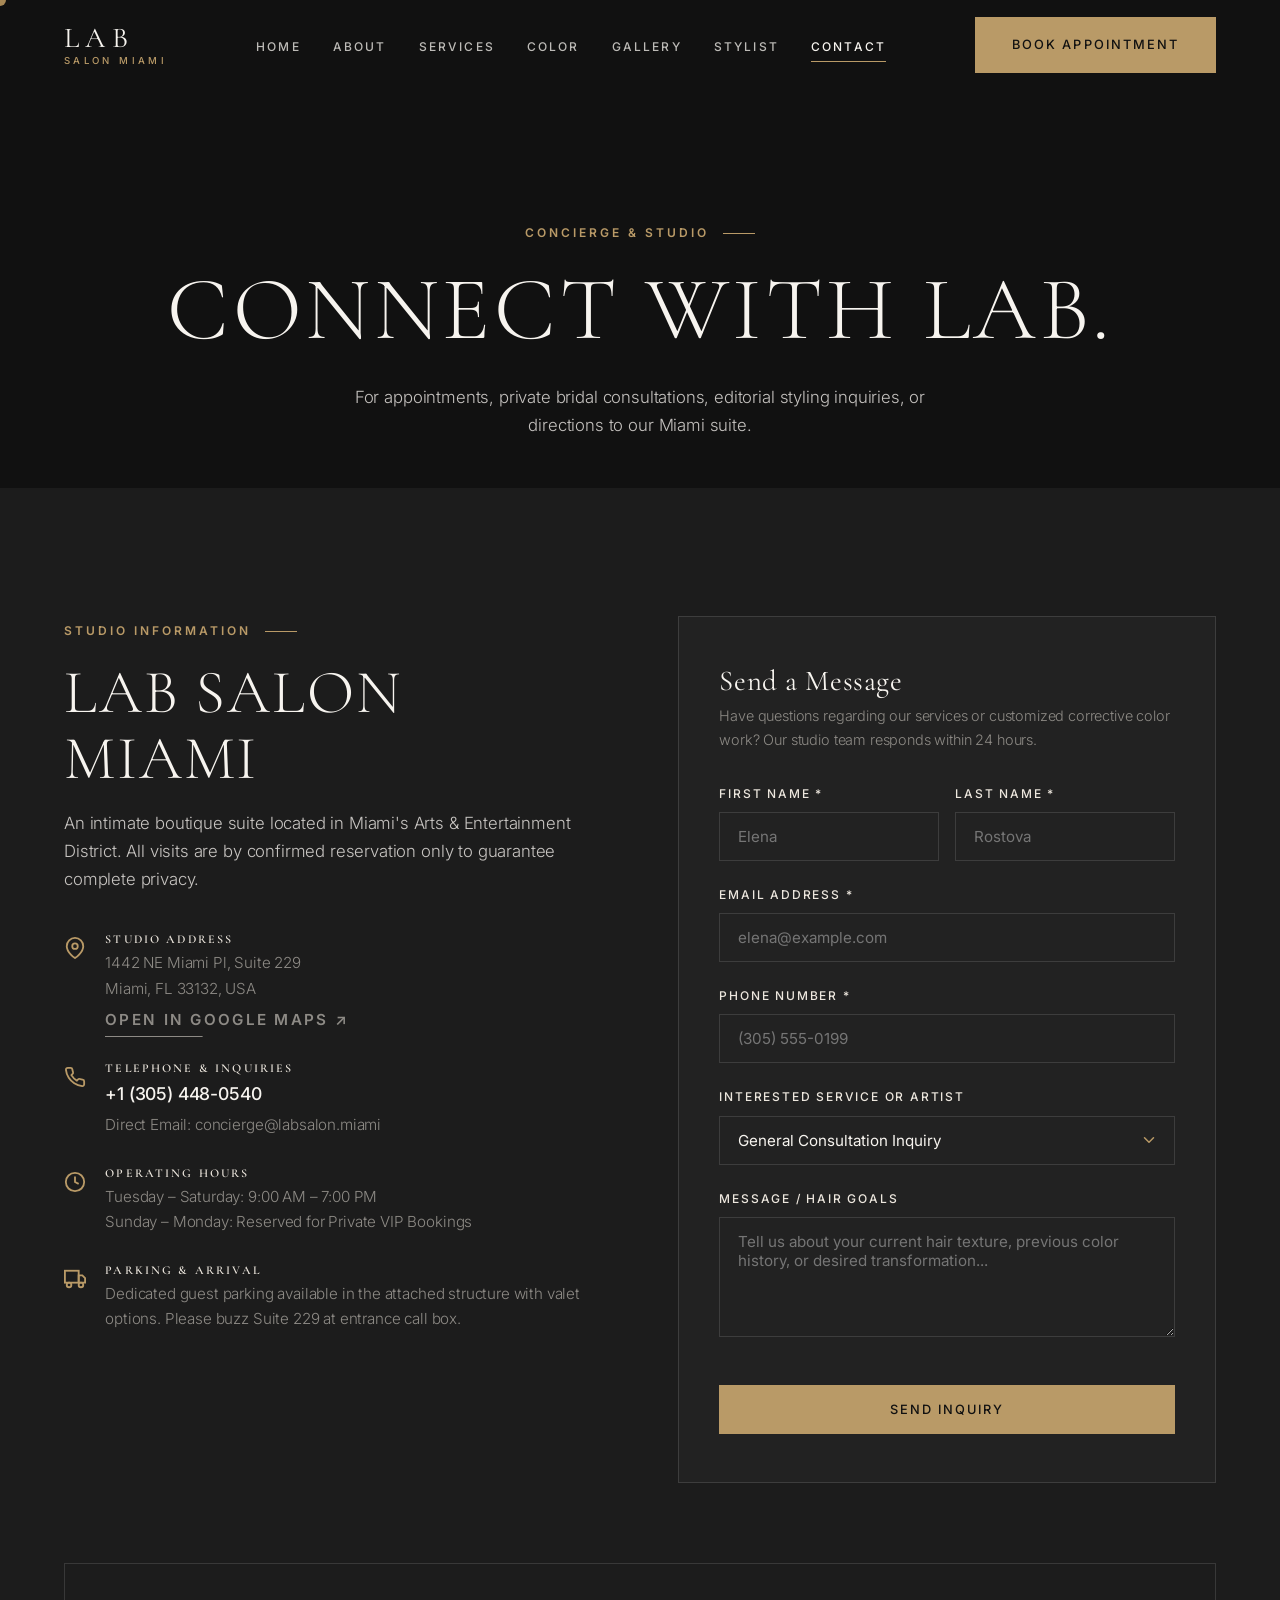
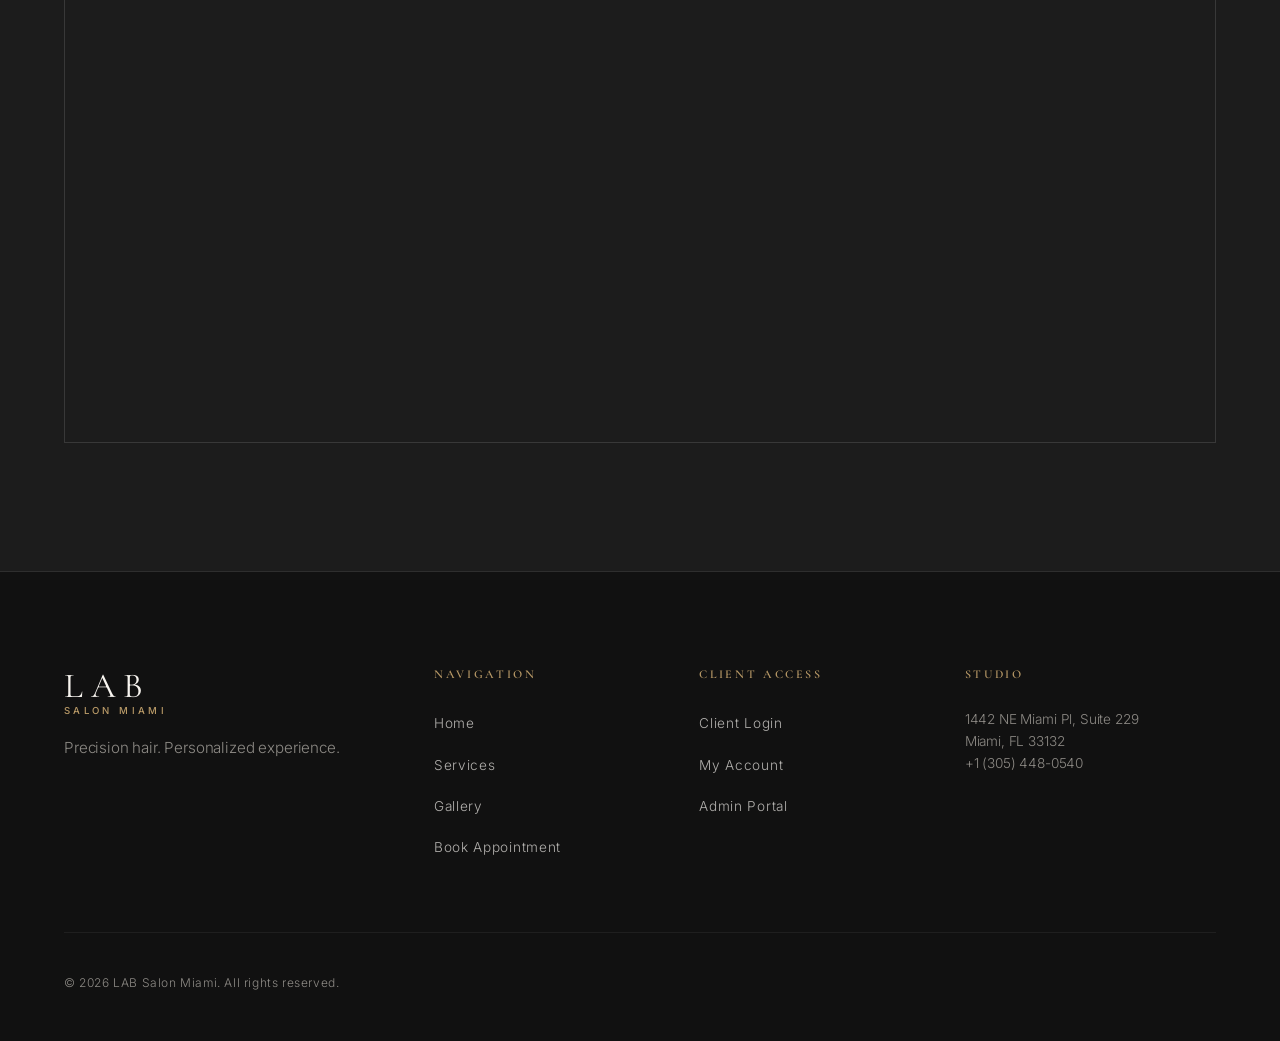
<file: lab salon miami/contact.html>
<!DOCTYPE html>
<html lang="en">
<head>
  <meta charset="UTF-8">
  <meta name="viewport" content="width=device-width, initial-scale=1.0">
  <title>Contact & Studio Location | LAB Salon Miami</title>
  <meta name="description" content="Visit LAB Salon Miami in the Arts & Entertainment District. 1442 NE Miami Pl, Suite 229, Miami, FL 33132. Telephone: +1 (305) 448-0540.">
  
  <link rel="stylesheet" href="css/style.css">
  <link rel="stylesheet" href="css/animations.css">
  <link rel="stylesheet" href="css/responsive.css">
</head>
<body>

  <!-- Navigation -->
  <header class="site-header scrolled" id="navbar">
    <div class="nav-container">
      <a href="index.html" class="brand-logo" aria-label="LAB Salon Miami Home">
        <span class="logo-main">LAB</span>
        <span class="logo-sub">SALON MIAMI</span>
      </a>

      <button class="nav-toggle" aria-label="Toggle navigation" aria-expanded="false">
        <span></span><span></span><span></span>
      </button>

      <nav>
        <ul class="nav-menu">
          <li><a href="index.html" class="nav-link">Home</a></li>
          <li><a href="index.html#about" class="nav-link">About</a></li>
          <li><a href="services.html" class="nav-link">Services</a></li>
          <li><a href="index.html#color" class="nav-link">Color</a></li>
          <li><a href="gallery.html" class="nav-link">Gallery</a></li>
          <li><a href="index.html#stylist" class="nav-link">Stylist</a></li>
          <li><a href="contact.html" class="nav-link active">Contact</a></li>
          <li class="mobile-nav-cta">
            <a href="booking.html" class="btn btn-primary">Book Appointment</a>
          </li>
        </ul>
      </nav>

      <div class="nav-actions">
        <a href="booking.html" class="btn btn-primary magnetic">Book Appointment</a>
      </div>
    </div>
  </header>

  <main style="padding-top: var(--nav-height);">
    <!-- Page Header -->
    <section class="section" style="padding-bottom: 3rem;">
      <div class="container text-center" style="text-align: center;">
        <span class="eyebrow">Concierge & Studio</span>
        <h1>Connect with LAB.</h1>
        <p style="margin: 1.5rem auto 0; max-width: 600px;">
          For appointments, private bridal consultations, editorial styling inquiries, or directions to our Miami suite.
        </p>
      </div>
    </section>

    <!-- Studio Information & Inquiry Form -->
    <section class="section section-charcoal">
      <div class="container">
        <div class="contact-grid">
          
          <!-- Left: Studio Details & Direct Links -->
          <div>
            <span class="eyebrow">Studio Information</span>
            <h2>LAB Salon Miami</h2>
            <p style="margin-top: 1rem;">
              An intimate boutique suite located in Miami's Arts & Entertainment District. All visits are by confirmed reservation only to guarantee complete privacy.
            </p>

            <div class="contact-info-list">
              <div class="contact-info-item">
                <svg viewBox="0 0 24 24" fill="none" stroke="currentColor" stroke-width="2"><path d="M21 10c0 7-9 13-9 13s-9-6-9-13a9 9 0 0 1 18 0z"></path><circle cx="12" cy="10" r="3"></circle></svg>
                <div>
                  <h6>Studio Address</h6>
                  <p>1442 NE Miami Pl, Suite 229<br>Miami, FL 33132, USA</p>
                  <a href="https://maps.google.com/?q=1442+NE+Miami+Pl,+Suite+229,+Miami,+FL+33132" target="_blank" rel="noopener noreferrer" class="btn-text" style="margin-top: 6px; display: inline-block;">Open in Google Maps ↗</a>
                </div>
              </div>

              <div class="contact-info-item">
                <svg viewBox="0 0 24 24" fill="none" stroke="currentColor" stroke-width="2"><path d="M22 16.92v3a2 2 0 0 1-2.18 2 19.79 19.79 0 0 1-8.63-3.07 19.5 19.5 0 0 1-6-6 19.79 19.79 0 0 1-3.07-8.67A2 2 0 0 1 4.11 2h3a2 2 0 0 1 2 1.72 12.84 12.84 0 0 0 .7 2.81 2 2 0 0 1-.45 2.11L8.09 9.91a16 16 0 0 0 6 6l1.27-1.27a2 2 0 0 1 2.11-.45 12.84 12.84 0 0 0 2.81.7A2 2 0 0 1 22 16.92z"></path></svg>
                <div>
                  <h6>Telephone & Inquiries</h6>
                  <p><a href="tel:+13054480540" style="color: var(--warm-white); font-size: 1.1rem; font-weight: 500;">+1 (305) 448-0540</a></p>
                  <p style="margin-top: 4px;">Direct Email: concierge@labsalon.miami</p>
                </div>
              </div>

              <div class="contact-info-item">
                <svg viewBox="0 0 24 24" fill="none" stroke="currentColor" stroke-width="2"><circle cx="12" cy="12" r="10"></circle><polyline points="12 6 12 12 16 14"></polyline></svg>
                <div>
                  <h6>Operating Hours</h6>
                  <p>Tuesday – Saturday: 9:00 AM – 7:00 PM</p>
                  <p>Sunday – Monday: Reserved for Private VIP Bookings</p>
                </div>
              </div>

              <div class="contact-info-item">
                <svg viewBox="0 0 24 24" fill="none" stroke="currentColor" stroke-width="2"><rect x="1" y="3" width="15" height="13"></rect><polygon points="16 8 20 8 23 11 23 16 16 16 16 8"></polygon><circle cx="5.5" cy="18.5" r="2.5"></circle><circle cx="18.5" cy="18.5" r="2.5"></circle></svg>
                <div>
                  <h6>Parking & Arrival</h6>
                  <p>Dedicated guest parking available in the attached structure with valet options. Please buzz Suite 229 at entrance call box.</p>
                </div>
              </div>
            </div>
          </div>

          <!-- Right: Interactive Inquiry Form -->
          <div style="background-color: var(--surface); padding: 3rem 2.5rem; border: 1px solid var(--border-light);">
            <h3 style="font-size: 1.8rem; margin-bottom: 0.5rem;">Send a Message</h3>
            <p style="font-size: 0.9rem; color: var(--soft-gray); margin-bottom: 2rem;">
              Have questions regarding our services or customized corrective color work? Our studio team responds within 24 hours.
            </p>

            <form id="contact-inquiry-form" onsubmit="event.preventDefault(); alert('Thank you. Your message has been received by LAB Salon Concierge. We will be in touch shortly.'); this.reset();">
              <div style="display: grid; grid-template-columns: 1fr 1fr; gap: 1rem;">
                <div class="form-group">
                  <label class="form-label">First Name *</label>
                  <input type="text" class="form-control" required placeholder="Elena">
                </div>
                <div class="form-group">
                  <label class="form-label">Last Name *</label>
                  <input type="text" class="form-control" required placeholder="Rostova">
                </div>
              </div>

              <div class="form-group">
                <label class="form-label">Email Address *</label>
                <input type="email" class="form-control" required placeholder="elena@example.com">
              </div>

              <div class="form-group">
                <label class="form-label">Phone Number *</label>
                <input type="tel" class="form-control" required placeholder="(305) 555-0199">
              </div>

              <div class="form-group">
                <label class="form-label">Interested Service or Artist</label>
                <select class="form-control form-select">
                  <option value="General Inquiry">General Consultation Inquiry</option>
                  <option value="Peter Rodriguez - Precision Cut">Peter Rodriguez — Precision Cut</option>
                  <option value="Luxury Balayage">Luxury Balayage</option>
                  <option value="Full Blonding">Full Blonding & Brightening</option>
                  <option value="Corrective Color">Corrective Color Consultation</option>
                  <option value="Keratin Smoothing">Keratin Smoothing Infusion</option>
                </select>
              </div>

              <div class="form-group">
                <label class="form-label">Message / Hair Goals</label>
                <textarea class="form-control" rows="4" placeholder="Tell us about your current hair texture, previous color history, or desired transformation..."></textarea>
              </div>

              <button type="submit" class="btn btn-primary" style="width: 100%; margin-top: 1rem;">Send Inquiry</button>
            </form>
          </div>

        </div>

        <!-- Embedded Map -->
        <div style="margin-top: 5rem;">
          <div class="map-container" style="min-height: 480px;">
            <iframe 
              src="https://www.google.com/maps/embed?pb=!1m18!1m12!1m3!1d3592.569472147306!2d-80.1940!3d25.7891!2m3!1f0!2f0!3f0!3m2!1i1024!2i768!4f13.1!3m3!1m2!1s0x88d9b6a03e67c827%3A0xb30ea28b4931a234!2s1442%20NE%20Miami%20Pl%2C%20Miami%2C%20FL%2033132!5e0!3m2!1sen!2sus!4v1680000000000" 
              title="LAB Salon Miami Studio Directions" 
              loading="lazy" 
              allowfullscreen>
            </iframe>
          </div>
        </div>
      </div>
    </section>
  </main>

  <!-- Footer -->
  <footer class="site-footer">
    <div class="container">
      <div class="footer-top">
        <div class="footer-brand">
          <a href="index.html" class="brand-logo">
            <span class="logo-main">LAB</span>
            <span class="logo-sub">SALON MIAMI</span>
          </a>
          <p class="footer-tagline">
            Precision hair. Personalized experience.
          </p>
        </div>
        <div class="footer-col">
          <h5>Navigation</h5>
          <ul class="footer-links">
            <li><a href="index.html">Home</a></li>
            <li><a href="services.html">Services</a></li>
            <li><a href="gallery.html">Gallery</a></li>
            <li><a href="booking.html">Book Appointment</a></li>
          </ul>
        </div>
        <div class="footer-col">
          <h5>Client Access</h5>
          <ul class="footer-links">
            <li><a href="login.html">Client Login</a></li>
            <li><a href="account.html">My Account</a></li>
            <li><a href="admin/index.html">Admin Portal</a></li>
          </ul>
        </div>
        <div class="footer-col">
          <h5>Studio</h5>
          <p style="font-size: 0.85rem; color: var(--soft-gray); line-height: 1.6;">
            1442 NE Miami Pl, Suite 229<br>Miami, FL 33132<br>+1 (305) 448-0540
          </p>
        </div>
      </div>
      <div class="footer-bottom">
        <div>&copy; 2026 LAB Salon Miami. All rights reserved.</div>
      </div>
    </div>
  </footer>

  <script src="js/data-store.js"></script>
  <script src="js/auth.js"></script>
  <script src="js/animations.js"></script>
  <script src="js/main.js"></script>
</body>
</html>
</file>
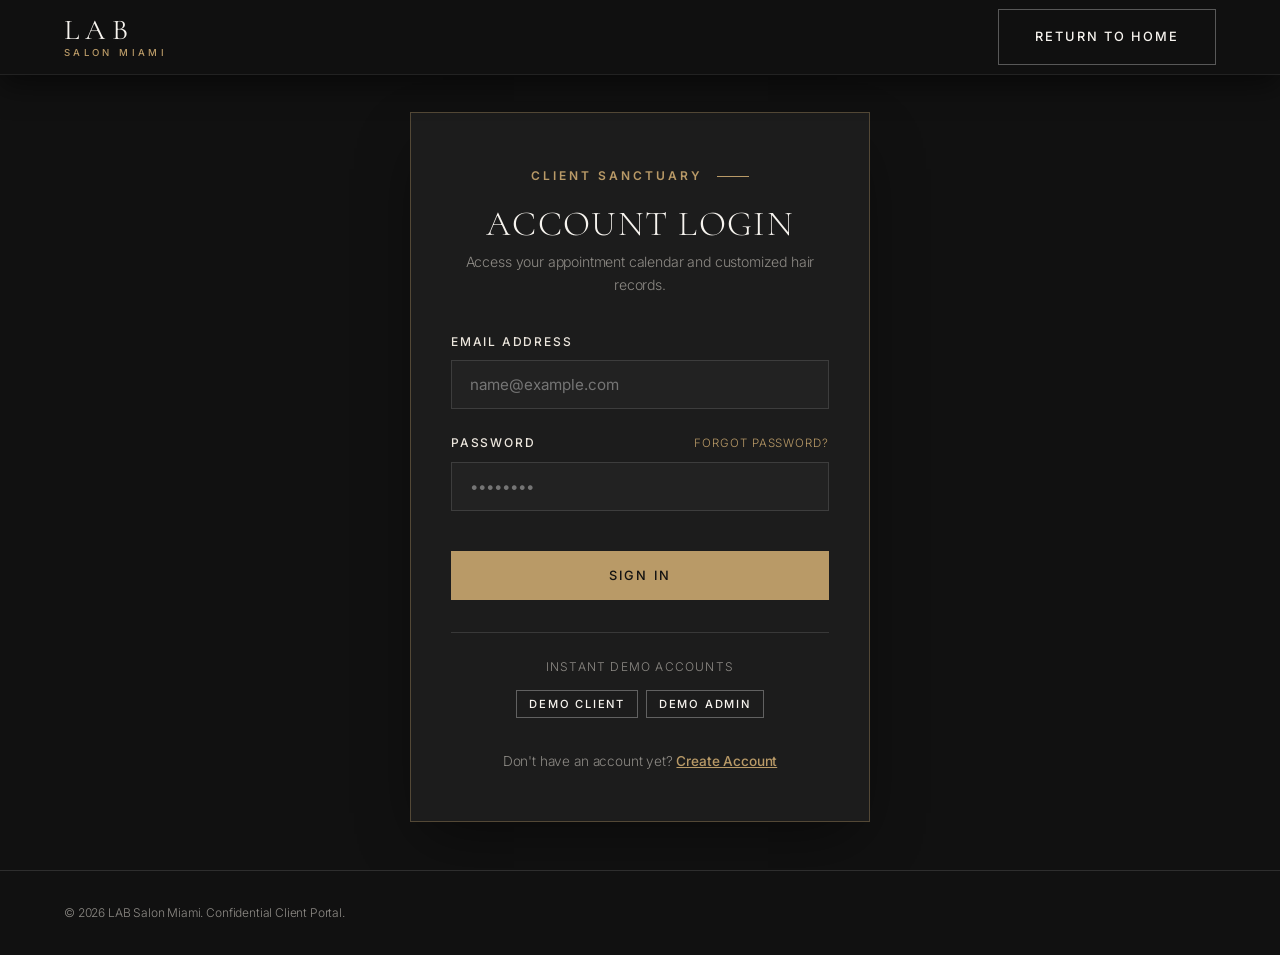
<file: lab salon miami/login.html>
<!DOCTYPE html>
<html lang="en">
<head>
  <meta charset="UTF-8">
  <meta name="viewport" content="width=device-width, initial-scale=1.0">
  <title>Client & Studio Login | LAB Salon Miami</title>
  <meta name="description" content="Log in to your LAB Salon Miami account to manage reservations, review past formulas, and update your hair profile.">
  
  <link rel="stylesheet" href="css/style.css">
  <link rel="stylesheet" href="css/animations.css">
  <link rel="stylesheet" href="css/responsive.css">
</head>
<body style="min-height: 100vh; display: flex; flex-direction: column;">

  <!-- Header -->
  <header class="site-header scrolled">
    <div class="nav-container">
      <a href="index.html" class="brand-logo" aria-label="LAB Salon Miami Home">
        <span class="logo-main">LAB</span>
        <span class="logo-sub">SALON MIAMI</span>
      </a>
      <a href="index.html" class="btn btn-outline btn-sm">Return to Home</a>
    </div>
  </header>

  <main style="flex: 1; display: flex; align-items: center; justify-content: center; padding: 7rem 1.5rem 3rem;">
    <div style="max-width: 460px; width: 100%; background-color: var(--charcoal); border: 1px solid var(--border-gold); padding: 3rem 2.5rem; box-shadow: var(--shadow-editorial);">
      
      <div style="text-align: center; margin-bottom: 2.2rem;">
        <span class="eyebrow">Client Sanctuary</span>
        <h1 style="font-size: 2.2rem; margin-bottom: 0.4rem;">Account Login</h1>
        <p style="font-size: 0.88rem; color: var(--soft-gray);">
          Access your appointment calendar and customized hair records.
        </p>
      </div>

      <!-- Error notice -->
      <div id="login-error" style="display: none; background: rgba(231, 76, 60, 0.15); border: 1px solid rgba(231, 76, 60, 0.4); color: #e74c3c; padding: 12px; font-size: 0.85rem; margin-bottom: 1.5rem; text-align: center;"></div>

      <form id="login-form">
        <div class="form-group">
          <label class="form-label">Email Address</label>
          <input type="email" id="login-email" class="form-control" required placeholder="name@example.com" autocomplete="email">
        </div>

        <div class="form-group">
          <div style="display: flex; justify-content: space-between; align-items: baseline; margin-bottom: 0.5rem;">
            <label class="form-label" style="margin-bottom: 0;">Password</label>
            <a href="#" id="btn-forgot-password" style="font-size: 0.72rem; color: var(--gold); text-transform: uppercase; letter-spacing: 0.08em;">Forgot Password?</a>
          </div>
          <input type="password" id="login-password" class="form-control" required placeholder="••••••••" autocomplete="current-password">
        </div>

        <button type="submit" class="btn btn-primary" style="width: 100%; margin-top: 1rem;">
          Sign In
        </button>
      </form>

      <!-- Quick Demo Logins for Testing -->
      <div style="margin-top: 2rem; padding-top: 1.5rem; border-top: 1px solid var(--border-light); text-align: center;">
        <span style="font-size: 0.75rem; color: var(--soft-gray); text-transform: uppercase; letter-spacing: 0.1em; display: block; margin-bottom: 0.8rem;">Instant Demo Accounts</span>
        <div style="display: flex; gap: 8px; justify-content: center;">
          <button type="button" class="btn btn-outline btn-sm" id="btn-demo-client" style="font-size: 0.7rem; padding: 6px 12px;">Demo Client</button>
          <button type="button" class="btn btn-outline btn-sm" id="btn-demo-admin" style="font-size: 0.7rem; padding: 6px 12px;">Demo Admin</button>
        </div>
      </div>

      <div style="text-align: center; margin-top: 2rem; font-size: 0.85rem; color: var(--soft-gray);">
        Don't have an account yet? 
        <a href="register.html" style="color: var(--gold); font-weight: 500; text-decoration: underline;">Create Account</a>
      </div>

    </div>
  </main>

  <!-- Forgot Password Modal -->
  <div id="forgot-modal" class="modal">
    <div class="modal-dialog">
      <button class="modal-close">&times;</button>
      <h3 style="font-size: 1.8rem; margin-bottom: 0.5rem;">Reset Password</h3>
      <p style="font-size: 0.85rem; color: var(--soft-gray); margin-bottom: 1.5rem;">
        Enter your registered email and a new password to simulate an instant secure reset.
      </p>
      <form id="forgot-form">
        <div class="form-group">
          <label class="form-label">Account Email</label>
          <input type="email" id="reset-email" class="form-control" required placeholder="client@labsalon.miami">
        </div>
        <div class="form-group">
          <label class="form-label">New Password</label>
          <input type="password" id="reset-new-password" class="form-control" required placeholder="Minimum 6 characters">
        </div>
        <div style="display: flex; gap: 1rem; margin-top: 1.5rem;">
          <button type="submit" class="btn btn-primary" style="flex: 1;">Update Password</button>
          <button type="button" class="btn btn-outline modal-close-btn" style="flex: 1;">Cancel</button>
        </div>
      </form>
    </div>
  </div>

  <footer class="site-footer" style="padding-top: 2rem; padding-bottom: 2rem;">
    <div class="container text-center" style="font-size: 0.75rem; color: var(--soft-gray);">
      &copy; 2026 LAB Salon Miami. Confidential Client Portal.
    </div>
  </footer>

  <script src="js/data-store.js"></script>
  <script src="js/auth.js"></script>
  <script>
    document.addEventListener('DOMContentLoaded', () => {
      const form = document.getElementById('login-form');
      const errBox = document.getElementById('login-error');
      const emailIn = document.getElementById('login-email');
      const passIn = document.getElementById('login-password');

      // Demo autofills
      document.getElementById('btn-demo-client').onclick = () => {
        emailIn.value = 'client@labsalon.miami';
        passIn.value = 'password123';
      };

      document.getElementById('btn-demo-admin').onclick = () => {
        emailIn.value = 'admin@labsalon.miami';
        passIn.value = 'admin123';
      };

      form.onsubmit = async (e) => {
        e.preventDefault();
        errBox.style.display = 'none';

        try {
          const user = await window.LabSalonAuth.login(emailIn.value, passIn.value);
          
          // Check redirect param
          const params = new URLSearchParams(window.location.search);
          const redirect = params.get('redirect');

          if (redirect) {
            window.location.href = decodeURIComponent(redirect);
          } else if (user.role === 'ADMIN') {
            window.location.href = '/admin/index.html';
          } else {
            window.location.href = '/account.html';
          }
        } catch (err) {
          errBox.textContent = err.message || 'Authentication failed.';
          errBox.style.display = 'block';
        }
      };

      // Forgot Password Modal
      const forgotModal = document.getElementById('forgot-modal');
      const forgotBtn = document.getElementById('btn-forgot-password');
      const forgotForm = document.getElementById('forgot-form');

      forgotBtn.onclick = (e) => {
        e.preventDefault();
        forgotModal.classList.add('active');
      };

      forgotModal.querySelectorAll('.modal-close, .modal-close-btn').forEach(b => {
        b.onclick = () => forgotModal.classList.remove('active');
      });

      forgotForm.onsubmit = async (e) => {
        e.preventDefault();
        const em = document.getElementById('reset-email').value;
        const nw = document.getElementById('reset-new-password').value;

        try {
          await window.LabSalonAuth.resetPassword(em, nw);
          alert('Password successfully reset. You may now log in with your new credentials.');
          forgotModal.classList.remove('active');
          emailIn.value = em;
          passIn.value = nw;
        } catch (err) {
          alert(err.message);
        }
      };
    });
  </script>
</body>
</html>
</file>
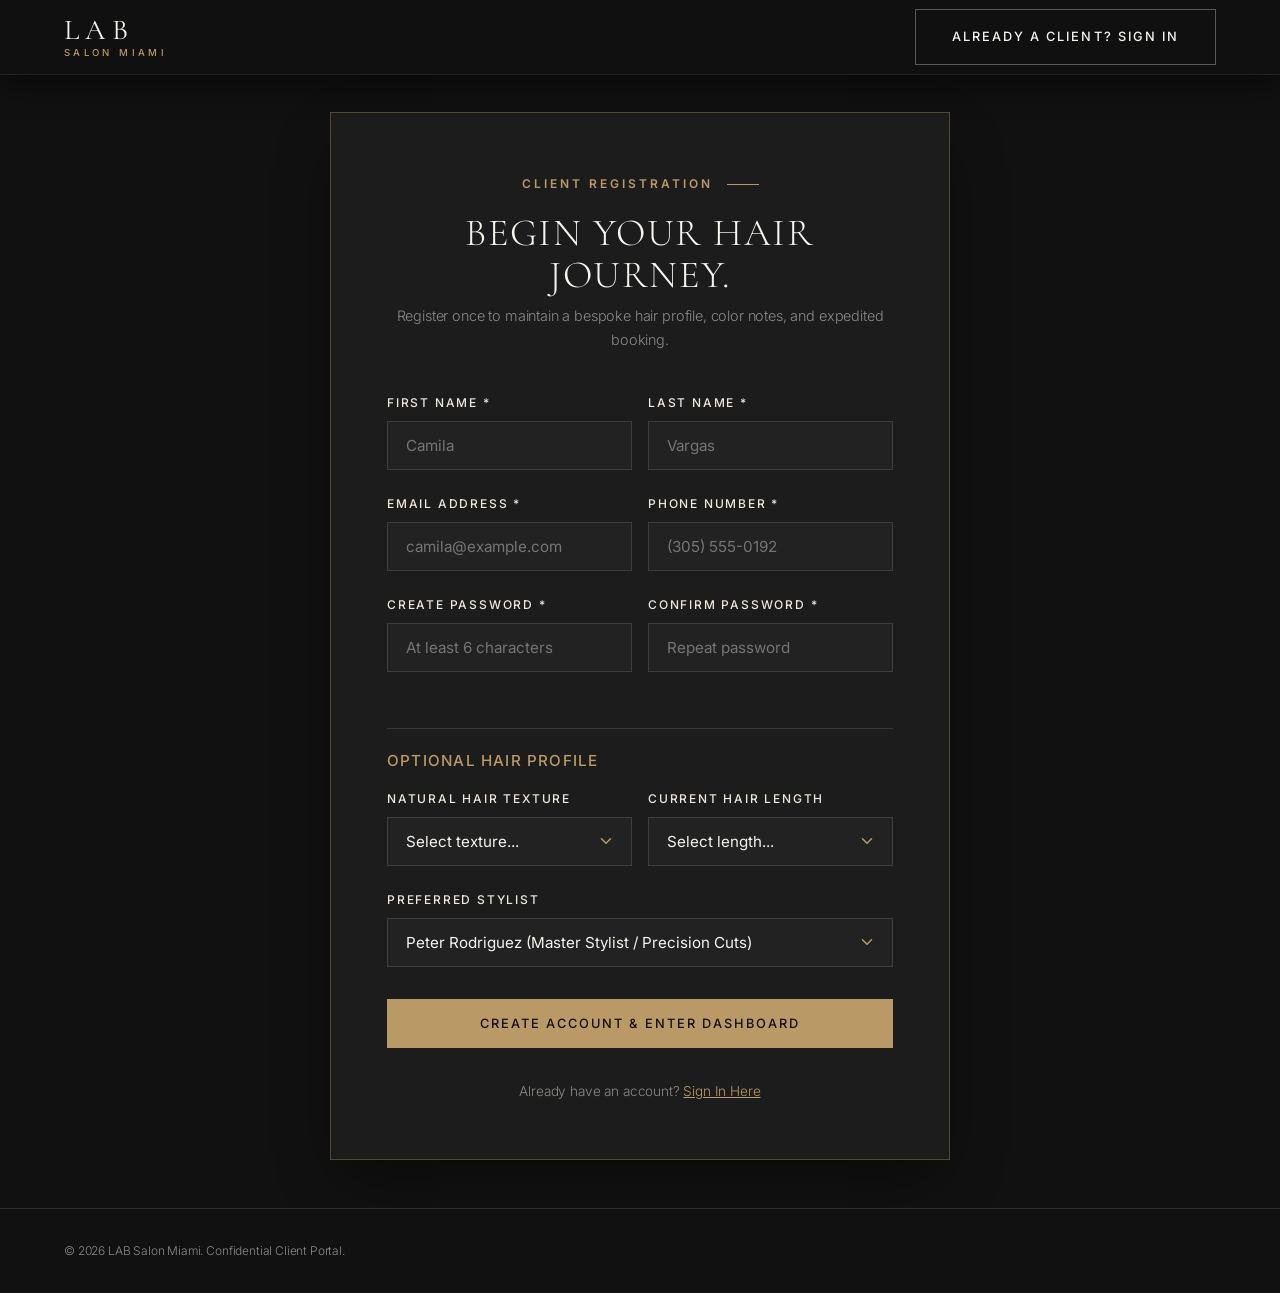
<file: lab salon miami/register.html>
<!DOCTYPE html>
<html lang="en">
<head>
  <meta charset="UTF-8">
  <meta name="viewport" content="width=device-width, initial-scale=1.0">
  <title>Create Your Profile | LAB Salon Miami</title>
  <meta name="description" content="Register for a LAB Salon Miami account to curate your hair profile, view personalized service recommendations, and manage appointments.">
  
  <link rel="stylesheet" href="css/style.css">
  <link rel="stylesheet" href="css/animations.css">
  <link rel="stylesheet" href="css/responsive.css">
</head>
<body style="min-height: 100vh; display: flex; flex-direction: column;">

  <!-- Header -->
  <header class="site-header scrolled">
    <div class="nav-container">
      <a href="index.html" class="brand-logo" aria-label="LAB Salon Miami Home">
        <span class="logo-main">LAB</span>
        <span class="logo-sub">SALON MIAMI</span>
      </a>
      <a href="login.html" class="btn btn-outline btn-sm">Already a Client? Sign In</a>
    </div>
  </header>

  <main style="flex: 1; display: flex; align-items: center; justify-content: center; padding: 7rem 1.5rem 3rem;">
    <div style="max-width: 620px; width: 100%; background-color: var(--charcoal); border: 1px solid var(--border-gold); padding: clamp(2rem, 5vw, 3.5rem); box-shadow: var(--shadow-editorial);">
      
      <div style="text-align: center; margin-bottom: 2.5rem;">
        <span class="eyebrow">Client Registration</span>
        <h1 style="font-size: 2.4rem; margin-bottom: 0.5rem;">Begin Your Hair Journey.</h1>
        <p style="font-size: 0.9rem; color: var(--soft-gray);">
          Register once to maintain a bespoke hair profile, color notes, and expedited booking.
        </p>
      </div>

      <!-- Error box -->
      <div id="register-error" style="display: none; background: rgba(231, 76, 60, 0.15); border: 1px solid rgba(231, 76, 60, 0.4); color: #e74c3c; padding: 12px; font-size: 0.85rem; margin-bottom: 1.5rem; text-align: center;"></div>

      <form id="register-form">
        <!-- Name -->
        <div style="display: grid; grid-template-columns: 1fr 1fr; gap: 1rem;">
          <div class="form-group">
            <label class="form-label">First Name *</label>
            <input type="text" id="reg-fn" class="form-control" required placeholder="Camila">
          </div>
          <div class="form-group">
            <label class="form-label">Last Name *</label>
            <input type="text" id="reg-ln" class="form-control" required placeholder="Vargas">
          </div>
        </div>

        <!-- Contact -->
        <div style="display: grid; grid-template-columns: 1fr 1fr; gap: 1rem;">
          <div class="form-group">
            <label class="form-label">Email Address *</label>
            <input type="email" id="reg-email" class="form-control" required placeholder="camila@example.com">
          </div>
          <div class="form-group">
            <label class="form-label">Phone Number *</label>
            <input type="tel" id="reg-phone" class="form-control" required placeholder="(305) 555-0192">
          </div>
        </div>

        <!-- Password -->
        <div style="display: grid; grid-template-columns: 1fr 1fr; gap: 1rem;">
          <div class="form-group">
            <label class="form-label">Create Password *</label>
            <input type="password" id="reg-pass" class="form-control" required placeholder="At least 6 characters">
          </div>
          <div class="form-group">
            <label class="form-label">Confirm Password *</label>
            <input type="password" id="reg-pass-confirm" class="form-control" required placeholder="Repeat password">
          </div>
        </div>

        <!-- Optional Hair Profile -->
        <div style="margin: 2rem 0; padding-top: 1.5rem; border-top: 1px solid var(--border-light);">
          <h4 style="font-size: 0.95rem; margin-bottom: 1.2rem; color: var(--gold);">Optional Hair Profile</h4>
          
          <div style="display: grid; grid-template-columns: 1fr 1fr; gap: 1rem;">
            <div class="form-group">
              <label class="form-label">Natural Hair Texture</label>
              <select id="reg-hair-type" class="form-control form-select">
                <option value="">Select texture...</option>
                <option value="Type 1 - Fine / Straight">Type 1: Fine / Straight</option>
                <option value="Type 2 - Wavy">Type 2: Natural Waves</option>
                <option value="Type 3 - Curly">Type 3: Bouncy Curls</option>
                <option value="Type 4 - Coily / Textured">Type 4: Coily / Tight Texture</option>
              </select>
            </div>

            <div class="form-group">
              <label class="form-label">Current Hair Length</label>
              <select id="reg-hair-length" class="form-control form-select">
                <option value="">Select length...</option>
                <option value="Short / Pixie">Short / Pixie / Crop</option>
                <option value="Bob / Above Shoulders">Bob / Above Shoulders</option>
                <option value="Shoulder to Collarbone">Shoulder to Collarbone</option>
                <option value="Mid-Back">Mid-Back</option>
                <option value="Waist / Extra Long">Waist / Extra Long</option>
              </select>
            </div>
          </div>

          <div class="form-group">
            <label class="form-label">Preferred Stylist</label>
            <select id="reg-stylist" class="form-control form-select">
              <option value="sty-1">Peter Rodriguez (Master Stylist / Precision Cuts)</option>
              <option value="sty-2">Sofia Elena (Master Colorist / Balayage)</option>
              <option value="sty-3">Mateo Cruz (Texture & Smoothing Specialist)</option>
            </select>
          </div>
        </div>

        <button type="submit" class="btn btn-primary" style="width: 100%;">
          Create Account & Enter Dashboard
        </button>
      </form>

      <div style="text-align: center; margin-top: 2rem; font-size: 0.85rem; color: var(--soft-gray);">
        Already have an account? 
        <a href="login.html" style="color: var(--gold); text-decoration: underline;">Sign In Here</a>
      </div>

    </div>
  </main>

  <footer class="site-footer" style="padding-top: 2rem; padding-bottom: 2rem;">
    <div class="container text-center" style="font-size: 0.75rem; color: var(--soft-gray);">
      &copy; 2026 LAB Salon Miami. Confidential Client Portal.
    </div>
  </footer>

  <script src="js/data-store.js"></script>
  <script src="js/auth.js"></script>
  <script>
    document.addEventListener('DOMContentLoaded', () => {
      const form = document.getElementById('register-form');
      const errBox = document.getElementById('register-error');

      form.onsubmit = async (e) => {
        e.preventDefault();
        errBox.style.display = 'none';

        const p1 = document.getElementById('reg-pass').value;
        const p2 = document.getElementById('reg-pass-confirm').value;

        if (p1 !== p2) {
          errBox.textContent = 'Passwords do not match.';
          errBox.style.display = 'block';
          return;
        }

        if (p1.length < 6) {
          errBox.textContent = 'Password must be at least 6 characters.';
          errBox.style.display = 'block';
          return;
        }

        const data = {
          firstName: document.getElementById('reg-fn').value,
          lastName: document.getElementById('reg-ln').value,
          email: document.getElementById('reg-email').value,
          phone: document.getElementById('reg-phone').value,
          password: p1,
          hairType: document.getElementById('reg-hair-type').value,
          hairLength: document.getElementById('reg-hair-length').value,
          preferredStylist: document.getElementById('reg-stylist').value
        };

        try {
          await window.LabSalonAuth.register(data);
          window.location.href = '/account.html';
        } catch (err) {
          errBox.textContent = err.message || 'Registration failed.';
          errBox.style.display = 'block';
        }
      };
    });
  </script>
</body>
</html>
</file>
<file: lab salon miami/css/style.css>
/* ==========================================================================
   LAB SALON MIAMI — LUXURY EDITORIAL STYLESHEET
   Precision Haircuts & Dimensional Color • Miami, Florida
   ========================================================================== */

@import url('https://fonts.googleapis.com/css2?family=Cormorant+Garamond:ital,wght@0,300;0,400;0,500;0,600;0,700;1,400;1,600&family=Inter:wght@200;300;400;500;600;700&family=Playfair+Display:ital,wght@0,400;0,500;0,600;0,700;1,400&display=swap');

:root {
  /* Editorial Palette */
  --black: #111111;
  --charcoal: #1C1C1C;
  --surface: #222222;
  --surface-light: #2A2A2A;
  --warm-white: #F7F4EF;
  --cream: #EDE7DE;
  --cream-soft: #F2ECE3;
  --taupe: #B7A99A;
  --gold: #B99A67;
  --gold-light: #D4BA8A;
  --gold-dark: #967849;
  --soft-gray: #8D8A85;
  --border-light: rgba(255, 255, 255, 0.12);
  --border-dark: rgba(17, 17, 17, 0.1);
  --border-gold: rgba(185, 154, 103, 0.35);

  /* Typography */
  --font-serif: 'Cormorant Garamond', 'Playfair Display', Georgia, serif;
  --font-display: 'Playfair Display', 'Cormorant Garamond', Georgia, serif;
  --font-sans: 'Inter', -apple-system, BlinkMacSystemFont, "Segoe UI", Roboto, sans-serif;

  /* Transitions */
  --ease-editorial: cubic-bezier(0.22, 1, 0.36, 1);
  --transition-fast: 0.25s var(--ease-editorial);
  --transition-normal: 0.45s var(--ease-editorial);
  --transition-slow: 0.85s var(--ease-editorial);

  /* Elevation & Glassmorphism */
  --glass-bg-dark: rgba(17, 17, 17, 0.82);
  --glass-bg-light: rgba(247, 244, 239, 0.88);
  --glass-blur: blur(16px);
  --glass-border: 1px solid rgba(255, 255, 255, 0.1);
  --shadow-subtle: 0 10px 30px -10px rgba(0, 0, 0, 0.35);
  --shadow-editorial: 0 24px 60px -12px rgba(0, 0, 0, 0.45);

  /* Spacing */
  --container-max: 1440px;
  --nav-height: 90px;
}

/* Reset & Box Sizing */
*, *::before, *::after {
  box-sizing: border-box;
  margin: 0;
  padding: 0;
}

html {
  font-size: 16px;
  scroll-behavior: smooth;
  background-color: var(--black);
  color: var(--warm-white);
  -webkit-font-smoothing: antialiased;
  -moz-osx-font-smoothing: grayscale;
}

body {
  font-family: var(--font-sans);
  font-weight: 300;
  line-height: 1.68;
  letter-spacing: -0.01em;
  background-color: var(--black);
  color: var(--warm-white);
  overflow-x: hidden;
  position: relative;
}

/* Typography Hierarchy */
h1, h2, h3, h4, h5, h6 {
  font-family: var(--font-serif);
  font-weight: 400;
  line-height: 1.08;
  color: var(--warm-white);
  letter-spacing: -0.02em;
}

h1 {
  font-size: clamp(3rem, 7vw, 6.5rem);
  text-transform: uppercase;
  font-weight: 300;
  letter-spacing: 0.04em;
}

h2 {
  font-size: clamp(2.4rem, 4.8vw, 4.2rem);
  text-transform: uppercase;
  letter-spacing: 0.03em;
  font-weight: 300;
}

h3 {
  font-size: clamp(1.6rem, 2.8vw, 2.4rem);
  letter-spacing: 0.02em;
}

h4 {
  font-size: 1.4rem;
  font-family: var(--font-sans);
  font-weight: 500;
  letter-spacing: 0.08em;
  text-transform: uppercase;
}

p {
  color: rgba(247, 244, 239, 0.78);
  font-size: 1.05rem;
  font-weight: 300;
  max-width: 65ch;
}

p.lead {
  font-size: 1.25rem;
  font-weight: 300;
  line-height: 1.7;
  color: var(--cream);
}

.eyebrow {
  display: inline-block;
  font-family: var(--font-sans);
  font-size: 0.75rem;
  font-weight: 600;
  letter-spacing: 0.25em;
  text-transform: uppercase;
  color: var(--gold);
  margin-bottom: 1.2rem;
  position: relative;
}

.eyebrow::after {
  content: "";
  display: inline-block;
  width: 32px;
  height: 1px;
  background: var(--gold);
  margin-left: 14px;
  vertical-align: middle;
}

a {
  color: inherit;
  text-decoration: none;
  transition: color var(--transition-fast);
}

img {
  max-width: 100%;
  height: auto;
  display: block;
}

/* Layout Utilities */
.container {
  width: 100%;
  max-width: var(--container-max);
  margin-left: auto;
  margin-right: auto;
  padding-left: clamp(1.5rem, 5vw, 4.5rem);
  padding-right: clamp(1.5rem, 5vw, 4.5rem);
}

.section {
  padding-top: clamp(5rem, 10vw, 9.5rem);
  padding-bottom: clamp(5rem, 10vw, 9.5rem);
  position: relative;
}

.section-cream {
  background-color: var(--warm-white);
  color: var(--black);
}

.section-cream h1,
.section-cream h2,
.section-cream h3 {
  color: var(--black);
}

.section-cream p {
  color: rgba(17, 17, 17, 0.75);
}

.section-cream .eyebrow {
  color: var(--gold-dark);
}

.section-cream .eyebrow::after {
  background: var(--gold-dark);
}

.section-charcoal {
  background-color: var(--charcoal);
}

/* Button & Link Styles */
.btn {
  display: inline-flex;
  align-items: center;
  justify-content: center;
  gap: 12px;
  padding: 16px 36px;
  font-family: var(--font-sans);
  font-size: 0.8rem;
  font-weight: 500;
  letter-spacing: 0.16em;
  text-transform: uppercase;
  cursor: pointer;
  border: 1px solid transparent;
  transition: all var(--transition-normal);
  position: relative;
  overflow: hidden;
  text-align: center;
  background: transparent;
  text-decoration: none;
}

.btn-primary {
  background-color: var(--gold);
  color: var(--black);
  border-color: var(--gold);
}

.btn-primary:hover {
  background-color: var(--gold-light);
  border-color: var(--gold-light);
  transform: translateY(-2px);
  box-shadow: 0 10px 25px rgba(185, 154, 103, 0.35);
}

.btn-outline {
  border-color: rgba(255, 255, 255, 0.3);
  color: var(--warm-white);
  background: transparent;
}

.btn-outline:hover {
  border-color: var(--warm-white);
  background-color: var(--warm-white);
  color: var(--black);
  transform: translateY(-2px);
}

.btn-outline-dark {
  border-color: rgba(17, 17, 17, 0.3);
  color: var(--black);
}

.btn-outline-dark:hover {
  background-color: var(--black);
  color: var(--warm-white);
  border-color: var(--black);
}

.btn-text {
  padding: 0;
  border: none;
  background: transparent;
  color: var(--gold);
  font-size: 0.85rem;
  font-weight: 600;
  letter-spacing: 0.15em;
  text-transform: uppercase;
  position: relative;
}

.btn-text::after {
  content: '';
  position: absolute;
  bottom: -4px;
  left: 0;
  width: 100%;
  height: 1px;
  background-color: currentColor;
  transform: scaleX(0.4);
  transform-origin: left;
  transition: transform var(--transition-fast);
}

.btn-text:hover::after {
  transform: scaleX(1);
}

/* ==========================================================================
   HEADER & NAVIGATION
   ========================================================================== */

.site-header {
  position: fixed;
  top: 0;
  left: 0;
  width: 100%;
  height: var(--nav-height);
  z-index: 999;
  transition: background-color var(--transition-normal), backdrop-filter var(--transition-normal), height var(--transition-normal), box-shadow var(--transition-normal);
  display: flex;
  align-items: center;
}

.site-header.scrolled {
  background-color: rgba(17, 17, 17, 0.88);
  backdrop-filter: var(--glass-blur);
  -webkit-backdrop-filter: var(--glass-blur);
  height: 75px;
  border-bottom: 1px solid rgba(255, 255, 255, 0.08);
  box-shadow: 0 10px 30px rgba(0, 0, 0, 0.5);
}

.nav-container {
  display: flex;
  align-items: center;
  justify-content: space-between;
  width: 100%;
  max-width: var(--container-max);
  margin: 0 auto;
  padding: 0 clamp(1.5rem, 5vw, 4.5rem);
}

.brand-logo {
  display: flex;
  flex-direction: column;
  line-height: 1;
  text-decoration: none;
  color: var(--warm-white);
  z-index: 1002;
}

.brand-logo .logo-main {
  font-family: var(--font-serif);
  font-size: 1.8rem;
  font-weight: 400;
  letter-spacing: 0.22em;
  text-transform: uppercase;
}

.brand-logo .logo-sub {
  font-family: var(--font-sans);
  font-size: 0.6rem;
  font-weight: 500;
  letter-spacing: 0.35em;
  color: var(--gold);
  margin-top: 3px;
  text-transform: uppercase;
}

.nav-menu {
  display: flex;
  align-items: center;
  gap: clamp(1.5rem, 2.5vw, 2.5rem);
  list-style: none;
}

.nav-link {
  font-family: var(--font-sans);
  font-size: 0.75rem;
  font-weight: 500;
  letter-spacing: 0.18em;
  text-transform: uppercase;
  color: rgba(247, 244, 239, 0.75);
  position: relative;
  padding: 8px 0;
}

.nav-link::after {
  content: '';
  position: absolute;
  bottom: 0;
  left: 0;
  width: 100%;
  height: 1px;
  background-color: var(--gold);
  transform: scaleX(0);
  transform-origin: right;
  transition: transform var(--transition-fast);
}

.nav-link:hover,
.nav-link.active {
  color: var(--warm-white);
}

.nav-link:hover::after,
.nav-link.active::after {
  transform: scaleX(1);
  transform-origin: left;
}

.mobile-nav-cta {
  display: none;
}

.nav-actions {
  display: flex;
  align-items: center;
  gap: 1.2rem;
}

.nav-auth-link {
  font-size: 0.75rem;
  font-weight: 500;
  letter-spacing: 0.15em;
  text-transform: uppercase;
  color: var(--warm-white);
  display: flex;
  align-items: center;
  gap: 6px;
}

.nav-auth-link:hover {
  color: var(--gold);
}

/* Hamburger button */
.nav-toggle {
  display: none;
  background: transparent;
  border: none;
  cursor: pointer;
  padding: 10px;
  z-index: 1002;
  flex-direction: column;
  gap: 6px;
}

.nav-toggle span {
  display: block;
  width: 26px;
  height: 1.5px;
  background-color: var(--warm-white);
  transition: all var(--transition-fast);
}

.nav-toggle.open span:nth-child(1) {
  transform: translateY(7.5px) rotate(45deg);
}

.nav-toggle.open span:nth-child(2) {
  opacity: 0;
}

.nav-toggle.open span:nth-child(3) {
  transform: translateY(-7.5px) rotate(-45deg);
}

/* ==========================================================================
   HERO SECTION
   ========================================================================== */

.hero {
  position: relative;
  min-height: 100vh;
  display: flex;
  align-items: center;
  overflow: hidden;
  padding-top: var(--nav-height);
  background-color: var(--black);
}

.hero-background {
  position: absolute;
  top: 0;
  left: 0;
  width: 100%;
  height: 100%;
  z-index: 1;
}

.hero-bg-img {
  width: 100%;
  height: 100%;
  object-fit: cover;
  object-position: center 30%;
  transform: scale(1.08);
  transition: transform 2.2s var(--ease-editorial);
}

.hero.loaded .hero-bg-img {
  transform: scale(1);
}

.hero-overlay {
  position: absolute;
  top: 0;
  left: 0;
  width: 100%;
  height: 100%;
  background: linear-gradient(
    180deg,
    rgba(17, 17, 17, 0.45) 0%,
    rgba(17, 17, 17, 0.72) 65%,
    rgba(17, 17, 17, 0.96) 100%
  );
  z-index: 2;
}

.hero-content {
  position: relative;
  z-index: 3;
  max-width: 900px;
  margin-top: auto;
  margin-bottom: auto;
  padding: 4rem 0;
}

.hero-eyebrow {
  display: inline-flex;
  align-items: center;
  gap: 12px;
  font-family: var(--font-sans);
  font-size: 0.8rem;
  font-weight: 500;
  letter-spacing: 0.25em;
  text-transform: uppercase;
  color: var(--gold);
  margin-bottom: 1.5rem;
  opacity: 0;
  transform: translateY(20px);
  transition: opacity 1s var(--ease-editorial) 0.3s, transform 1s var(--ease-editorial) 0.3s;
}

.hero-title {
  font-size: clamp(3.5rem, 8.5vw, 7.5rem);
  line-height: 0.95;
  margin-bottom: 2rem;
  font-weight: 300;
  letter-spacing: 0.04em;
  opacity: 0;
  transform: translateY(30px);
  transition: opacity 1.2s var(--ease-editorial) 0.5s, transform 1.2s var(--ease-editorial) 0.5s;
}

.hero-title em {
  font-family: var(--font-serif);
  font-style: italic;
  font-weight: 400;
  color: var(--cream);
}

.hero-description {
  font-size: clamp(1.05rem, 1.8vw, 1.35rem);
  font-weight: 300;
  line-height: 1.65;
  color: rgba(247, 244, 239, 0.85);
  margin-bottom: 2.8rem;
  max-width: 580px;
  opacity: 0;
  transform: translateY(30px);
  transition: opacity 1.2s var(--ease-editorial) 0.7s, transform 1.2s var(--ease-editorial) 0.7s;
}

.hero-actions {
  display: flex;
  flex-wrap: wrap;
  gap: 1.25rem;
  opacity: 0;
  transform: translateY(30px);
  transition: opacity 1.2s var(--ease-editorial) 0.9s, transform 1.2s var(--ease-editorial) 0.9s;
}

.hero.loaded .hero-eyebrow,
.hero.loaded .hero-title,
.hero.loaded .hero-description,
.hero.loaded .hero-actions {
  opacity: 1;
  transform: translateY(0);
}

.hero-scroll {
  position: absolute;
  bottom: 2.5rem;
  right: clamp(1.5rem, 5vw, 4.5rem);
  z-index: 3;
  display: flex;
  flex-direction: column;
  align-items: center;
  gap: 8px;
  font-size: 0.65rem;
  letter-spacing: 0.28em;
  text-transform: uppercase;
  color: rgba(247, 244, 239, 0.6);
}

.hero-scroll-line {
  width: 1px;
  height: 48px;
  background: linear-gradient(180deg, var(--gold) 0%, rgba(255,255,255,0) 100%);
  animation: scrollPulse 2.2s infinite ease-in-out;
}

@keyframes scrollPulse {
  0% { transform: scaleY(0); transform-origin: top; }
  50% { transform: scaleY(1); transform-origin: top; }
  50.1% { transform: scaleY(1); transform-origin: bottom; }
  100% { transform: scaleY(0); transform-origin: bottom; }
}

/* ==========================================================================
   INTRODUCTION SECTION (SPLIT EDITORIAL)
   ========================================================================== */

.intro-grid {
  display: grid;
  grid-template-columns: 1fr 1fr;
  gap: clamp(3rem, 6vw, 6rem);
  align-items: center;
}

.intro-statement {
  font-size: clamp(2.2rem, 4vw, 3.8rem);
  line-height: 1.15;
  font-weight: 300;
  letter-spacing: 0.02em;
}

.intro-pillars {
  display: grid;
  grid-template-columns: repeat(3, 1fr);
  gap: 1.5rem;
  margin-top: 3.5rem;
  padding-top: 2rem;
  border-top: 1px solid var(--border-light);
}

.pillar-item h5 {
  font-size: 0.75rem;
  font-weight: 600;
  letter-spacing: 0.2em;
  text-transform: uppercase;
  color: var(--gold);
  margin-bottom: 0.5rem;
}

.pillar-item p {
  font-size: 0.85rem;
  line-height: 1.5;
  color: var(--soft-gray);
}

/* ==========================================================================
   PHILOSOPHY / ABOUT SECTION
   ========================================================================== */

.about-grid {
  display: grid;
  grid-template-columns: 1.1fr 0.9fr;
  gap: clamp(3rem, 7vw, 7rem);
  align-items: center;
}

.about-image-wrapper {
  position: relative;
  overflow: hidden;
}

.about-image {
  width: 100%;
  height: 640px;
  object-fit: cover;
  clip-path: inset(0 0 0 0);
  transition: transform 1.2s var(--ease-editorial);
}

.about-image-wrapper:hover .about-image {
  transform: scale(1.03);
}

.about-image-badge {
  position: absolute;
  bottom: 2rem;
  right: -1.5rem;
  background-color: var(--black);
  border: 1px solid var(--border-gold);
  padding: 1.8rem 2rem;
  max-width: 260px;
  box-shadow: var(--shadow-editorial);
}

.about-image-badge h6 {
  font-family: var(--font-serif);
  font-size: 1.4rem;
  color: var(--gold);
  margin-bottom: 0.4rem;
}

.about-image-badge p {
  font-size: 0.8rem;
  color: var(--soft-gray);
  margin: 0;
}

.about-features {
  display: grid;
  grid-template-columns: 1fr 1fr;
  gap: 1.2rem;
  margin-top: 2.5rem;
}

.about-feature-item {
  display: flex;
  align-items: center;
  gap: 12px;
  font-size: 0.9rem;
  color: var(--cream);
  letter-spacing: 0.05em;
}

.about-feature-item svg {
  width: 16px;
  height: 16px;
  color: var(--gold);
  flex-shrink: 0;
}

/* ==========================================================================
   SERVICES SECTION (PREMIUM EDITORIAL CARDS)
   ========================================================================== */

.services-header {
  display: flex;
  justify-content: space-between;
  align-items: flex-end;
  margin-bottom: 4rem;
  border-bottom: 1px solid var(--border-light);
  padding-bottom: 2rem;
}

.services-list {
  display: flex;
  flex-direction: column;
}

.service-card {
  display: grid;
  grid-template-columns: 80px 1.5fr 2fr auto;
  align-items: center;
  gap: 2rem;
  padding: 2.5rem 1.5rem;
  border-bottom: 1px solid var(--border-light);
  text-decoration: none;
  color: inherit;
  transition: all var(--transition-normal);
  position: relative;
  background: transparent;
}

.service-card::before {
  content: '';
  position: absolute;
  top: 0;
  left: 0;
  width: 100%;
  height: 100%;
  background-color: var(--surface);
  opacity: 0;
  transition: opacity var(--transition-normal);
  z-index: 1;
}

.service-card > * {
  position: relative;
  z-index: 2;
}

.service-number {
  font-family: var(--font-serif);
  font-size: 1.5rem;
  color: var(--soft-gray);
  font-style: italic;
  transition: color var(--transition-fast);
}

.service-name {
  font-size: 2rem;
  font-weight: 300;
  letter-spacing: 0.02em;
  transition: transform var(--transition-normal), color var(--transition-fast);
}

.service-desc {
  font-size: 0.95rem;
  color: rgba(247, 244, 239, 0.7);
  max-width: 440px;
}

.service-meta {
  display: flex;
  align-items: center;
  gap: 2rem;
}

.service-price {
  font-family: var(--font-serif);
  font-size: 1.4rem;
  color: var(--gold);
  text-align: right;
  white-space: nowrap;
}

.service-price span {
  display: block;
  font-family: var(--font-sans);
  font-size: 0.7rem;
  color: var(--soft-gray);
  letter-spacing: 0.1em;
  text-transform: uppercase;
}

.service-arrow {
  width: 48px;
  height: 48px;
  border-radius: 50%;
  border: 1px solid var(--border-light);
  display: flex;
  align-items: center;
  justify-content: center;
  color: var(--warm-white);
  transition: all var(--transition-normal);
}

.service-card:hover::before {
  opacity: 1;
}

.service-card:hover .service-number {
  color: var(--gold);
}

.service-card:hover .service-name {
  transform: translateX(12px);
  color: var(--gold-light);
}

.service-card:hover .service-arrow {
  background-color: var(--gold);
  border-color: var(--gold);
  color: var(--black);
  transform: translateX(8px) rotate(-45deg);
}

/* Floating service hover preview */
.service-preview-overlay {
  position: fixed;
  width: 280px;
  height: 360px;
  pointer-events: none;
  z-index: 100;
  opacity: 0;
  transform: translate(-50%, -50%) scale(0.9);
  transition: opacity 0.3s ease, transform 0.4s var(--ease-editorial);
  overflow: hidden;
  box-shadow: var(--shadow-editorial);
  border: 1px solid var(--border-gold);
}

.service-preview-overlay img {
  width: 100%;
  height: 100%;
  object-fit: cover;
}

.service-preview-overlay.active {
  opacity: 1;
  transform: translate(-50%, -50%) scale(1);
}

/* ==========================================================================
   FEATURED COLOR SECTION (EDITORIAL SHOWCASE)
   ========================================================================== */

.color-section {
  position: relative;
  background-color: var(--charcoal);
  overflow: hidden;
}

.color-banner {
  display: grid;
  grid-template-columns: 1fr 1fr;
  align-items: center;
  gap: 4rem;
  margin-bottom: 4rem;
}

.color-carousel-wrapper {
  overflow-x: auto;
  scroll-behavior: smooth;
  scrollbar-width: none;
  -ms-overflow-style: none;
  cursor: grab;
  padding: 1rem 0 3rem;
}

.color-carousel-wrapper::-webkit-scrollbar {
  display: none;
}

.color-carousel-wrapper:active {
  cursor: grabbing;
}

.color-track {
  display: flex;
  gap: 2rem;
  width: max-content;
}

.color-card {
  width: 320px;
  position: relative;
  transition: transform var(--transition-normal);
  flex-shrink: 0;
}

.color-card-img-wrap {
  width: 100%;
  height: 440px;
  overflow: hidden;
  position: relative;
  margin-bottom: 1.2rem;
}

.color-card-img {
  width: 100%;
  height: 100%;
  object-fit: cover;
  transition: transform 1.2s var(--ease-editorial);
}

.color-card:hover .color-card-img {
  transform: scale(1.06);
}

.color-card-tag {
  position: absolute;
  top: 1rem;
  left: 1rem;
  background: rgba(17, 17, 17, 0.75);
  backdrop-filter: blur(8px);
  padding: 6px 14px;
  font-size: 0.65rem;
  font-weight: 600;
  letter-spacing: 0.2em;
  text-transform: uppercase;
  color: var(--gold);
}

.color-card h4 {
  font-size: 1.15rem;
  margin-bottom: 0.4rem;
}

.color-card p {
  font-size: 0.85rem;
  color: var(--soft-gray);
}

/* ==========================================================================
   TRANSFORMATION SECTION (INTERACTIVE BEFORE/AFTER SLIDER)
   ========================================================================== */

.transformation-wrapper {
  position: relative;
  max-width: 960px;
  height: 580px;
  margin: 3rem auto 0;
  overflow: hidden;
  box-shadow: var(--shadow-editorial);
  border: 1px solid var(--border-light);
  user-select: none;
}

.transformation-img {
  position: absolute;
  top: 0;
  left: 0;
  width: 100%;
  height: 100%;
  object-fit: cover;
}

.transformation-before {
  position: absolute;
  top: 0;
  left: 0;
  width: 100%;
  height: 100%;
  overflow: hidden;
  z-index: 2;
  width: 50%; /* modified by JS */
}

.transformation-before img {
  position: absolute;
  top: 0;
  left: 0;
  width: 960px;
  height: 580px;
  max-width: none;
  object-fit: cover;
}

.transformation-handle {
  position: absolute;
  top: 0;
  bottom: 0;
  left: 50%; /* modified by JS */
  width: 2px;
  background: var(--gold);
  z-index: 3;
  transform: translateX(-50%);
  cursor: ew-resize;
}

.handle-button {
  position: absolute;
  top: 50%;
  left: 50%;
  transform: translate(-50%, -50%);
  width: 46px;
  height: 46px;
  border-radius: 50%;
  background-color: var(--black);
  border: 2px solid var(--gold);
  display: flex;
  align-items: center;
  justify-content: center;
  color: var(--gold);
  box-shadow: 0 4px 15px rgba(0, 0, 0, 0.5);
}

.transformation-label {
  position: absolute;
  bottom: 1.5rem;
  padding: 6px 16px;
  background: rgba(17, 17, 17, 0.75);
  backdrop-filter: blur(8px);
  font-size: 0.75rem;
  font-weight: 600;
  letter-spacing: 0.2em;
  text-transform: uppercase;
  color: var(--warm-white);
  z-index: 4;
}

.label-before {
  left: 1.5rem;
}

.label-after {
  right: 1.5rem;
}

/* ==========================================================================
   MASONRY GALLERY
   ========================================================================== */

.gallery-filters {
  display: flex;
  flex-wrap: wrap;
  gap: 1.5rem;
  justify-content: center;
  margin-bottom: 3.5rem;
}

.gallery-filter-btn {
  background: transparent;
  border: none;
  font-family: var(--font-sans);
  font-size: 0.75rem;
  font-weight: 500;
  letter-spacing: 0.2em;
  text-transform: uppercase;
  color: var(--soft-gray);
  padding: 8px 16px;
  cursor: pointer;
  transition: all var(--transition-fast);
  border-radius: 20px;
}

.gallery-filter-btn:hover,
.gallery-filter-btn.active {
  color: var(--warm-white);
  background-color: var(--surface);
}

.gallery-grid {
  columns: 3 320px;
  column-gap: 1.5rem;
}

.gallery-item {
  break-inside: avoid;
  margin-bottom: 1.5rem;
  position: relative;
  overflow: hidden;
  cursor: pointer;
  background-color: var(--charcoal);
}

.gallery-item img {
  width: 100%;
  display: block;
  transition: transform 1.2s var(--ease-editorial);
}

.gallery-overlay {
  position: absolute;
  top: 0;
  left: 0;
  width: 100%;
  height: 100%;
  background: linear-gradient(180deg, rgba(17, 17, 17, 0) 40%, rgba(17, 17, 17, 0.88) 100%);
  display: flex;
  flex-direction: column;
  justify-content: flex-end;
  padding: 1.8rem;
  opacity: 0;
  transition: opacity var(--transition-normal);
}

.gallery-item:hover img {
  transform: scale(1.05);
}

.gallery-item:hover .gallery-overlay {
  opacity: 1;
}

.gallery-category {
  font-size: 0.7rem;
  font-weight: 600;
  letter-spacing: 0.2em;
  text-transform: uppercase;
  color: var(--gold);
  margin-bottom: 4px;
}

.gallery-title {
  font-family: var(--font-serif);
  font-size: 1.35rem;
  color: var(--warm-white);
}

/* Lightbox Modal */
.lightbox-modal {
  position: fixed;
  top: 0;
  left: 0;
  width: 100%;
  height: 100%;
  background: rgba(17, 17, 17, 0.95);
  backdrop-filter: blur(20px);
  z-index: 10000;
  display: none;
  align-items: center;
  justify-content: center;
  padding: 2rem;
}

.lightbox-modal.active {
  display: flex;
}

.lightbox-content {
  position: relative;
  max-width: 90vw;
  max-height: 85vh;
  display: flex;
  flex-direction: column;
  align-items: center;
}

.lightbox-img {
  max-width: 100%;
  max-height: 75vh;
  object-fit: contain;
  box-shadow: var(--shadow-editorial);
  border: 1px solid var(--border-light);
}

.lightbox-caption {
  margin-top: 1.2rem;
  text-align: center;
}

.lightbox-caption h4 {
  font-family: var(--font-serif);
  font-size: 1.6rem;
  color: var(--warm-white);
}

.lightbox-caption p {
  font-size: 0.85rem;
  color: var(--gold);
  letter-spacing: 0.1em;
  text-transform: uppercase;
}

.lightbox-btn {
  position: absolute;
  background: transparent;
  border: none;
  color: var(--warm-white);
  cursor: pointer;
  transition: color var(--transition-fast);
  padding: 12px;
  display: flex;
  align-items: center;
  justify-content: center;
}

.lightbox-btn:hover {
  color: var(--gold);
}

.lightbox-close {
  top: -3rem;
  right: 0;
}

.lightbox-prev {
  left: -4rem;
  top: 50%;
  transform: translateY(-50%);
}

.lightbox-next {
  right: -4rem;
  top: 50%;
  transform: translateY(-50%);
}

/* ==========================================================================
   THE ARTIST / STYLIST SECTION
   ========================================================================== */

.artist-grid {
  display: grid;
  grid-template-columns: 1fr 1.1fr;
  gap: clamp(3rem, 7vw, 7rem);
  align-items: center;
}

.artist-img-wrapper {
  position: relative;
}

.artist-img {
  width: 100%;
  height: 680px;
  object-fit: cover;
  filter: grayscale(15%);
  transition: filter var(--transition-normal);
}

.artist-img-wrapper:hover .artist-img {
  filter: grayscale(0%);
}

.artist-specialties {
  display: flex;
  flex-wrap: wrap;
  gap: 10px;
  margin: 2.2rem 0;
}

.specialty-tag {
  border: 1px solid var(--border-gold);
  padding: 8px 18px;
  font-size: 0.72rem;
  font-weight: 500;
  letter-spacing: 0.16em;
  text-transform: uppercase;
  color: var(--cream);
  background: rgba(185, 154, 103, 0.05);
}

/* ==========================================================================
   WHY LAB SECTION (EDITORIAL 01-06)
   ========================================================================== */

.why-grid {
  display: grid;
  grid-template-columns: repeat(3, 1fr);
  gap: 2.5rem;
  margin-top: 4rem;
}

.why-card {
  padding: 3rem 2.2rem;
  background: var(--surface);
  border: 1px solid var(--border-light);
  transition: all var(--transition-normal);
  position: relative;
}

.why-card:hover {
  border-color: var(--gold);
  transform: translateY(-6px);
  background: var(--charcoal);
  box-shadow: var(--shadow-editorial);
}

.why-number {
  font-family: var(--font-serif);
  font-size: 3.5rem;
  font-weight: 300;
  color: var(--gold);
  line-height: 1;
  margin-bottom: 1.5rem;
  opacity: 0.85;
}

.why-card h4 {
  font-size: 1.05rem;
  letter-spacing: 0.15em;
  margin-bottom: 1rem;
}

.why-card p {
  font-size: 0.9rem;
  line-height: 1.6;
  color: var(--soft-gray);
}

/* ==========================================================================
   TESTIMONIALS CAROUSEL
   ========================================================================== */

.testimonials-section {
  background-color: var(--charcoal);
  position: relative;
  overflow: hidden;
}

.testimonial-container {
  max-width: 860px;
  margin: 0 auto;
  text-align: center;
  position: relative;
}

.stars {
  color: var(--gold);
  letter-spacing: 4px;
  font-size: 1.1rem;
  margin-bottom: 2rem;
}

.testimonial-slide {
  display: none;
  animation: fadeIn 0.8s var(--ease-editorial);
}

.testimonial-slide.active {
  display: block;
}

.testimonial-quote {
  font-family: var(--font-serif);
  font-size: clamp(1.8rem, 3.2vw, 2.8rem);
  line-height: 1.35;
  font-weight: 300;
  margin-bottom: 2.5rem;
  color: var(--warm-white);
  font-style: italic;
}

.testimonial-author {
  font-family: var(--font-sans);
  font-size: 0.85rem;
  font-weight: 600;
  letter-spacing: 0.22em;
  text-transform: uppercase;
  color: var(--cream);
  margin-bottom: 4px;
}

.testimonial-location {
  font-size: 0.75rem;
  letter-spacing: 0.18em;
  color: var(--gold);
  text-transform: uppercase;
}

.testimonial-controls {
  display: flex;
  align-items: center;
  justify-content: center;
  gap: 2rem;
  margin-top: 3.5rem;
}

.carousel-btn {
  background: transparent;
  border: 1px solid var(--border-light);
  width: 44px;
  height: 44px;
  border-radius: 50%;
  color: var(--warm-white);
  cursor: pointer;
  display: flex;
  align-items: center;
  justify-content: center;
  transition: all var(--transition-fast);
}

.carousel-btn:hover {
  border-color: var(--gold);
  color: var(--gold);
}

.carousel-dots {
  display: flex;
  gap: 8px;
}

.carousel-dot {
  width: 8px;
  height: 8px;
  border-radius: 50%;
  background: rgba(255, 255, 255, 0.2);
  cursor: pointer;
  transition: all var(--transition-fast);
}

.carousel-dot.active {
  width: 28px;
  border-radius: 4px;
  background: var(--gold);
}

/* ==========================================================================
   GOOGLE REVIEWS SOCIAL PROOF
   ========================================================================== */

.google-reviews-bar {
  background: var(--surface);
  border-top: 1px solid var(--border-light);
  border-bottom: 1px solid var(--border-light);
  padding: 2.5rem 0;
}

.reviews-bar-content {
  display: flex;
  align-items: center;
  justify-content: space-between;
  flex-wrap: wrap;
  gap: 2rem;
}

.reviews-stat {
  display: flex;
  align-items: center;
  gap: 1.5rem;
}

.rating-score {
  font-family: var(--font-serif);
  font-size: 3.2rem;
  color: var(--gold);
  line-height: 1;
}

.rating-info h6 {
  font-size: 0.8rem;
  letter-spacing: 0.15em;
  text-transform: uppercase;
}

.rating-info p {
  font-size: 0.8rem;
  color: var(--soft-gray);
  margin: 0;
}

/* ==========================================================================
   CONTACT SECTION & MAP
   ========================================================================== */

.contact-grid {
  display: grid;
  grid-template-columns: 1fr 1fr;
  gap: clamp(3rem, 6vw, 6rem);
}

.contact-info-list {
  margin: 2.5rem 0;
  display: flex;
  flex-direction: column;
  gap: 1.8rem;
}

.contact-info-item {
  display: flex;
  gap: 1.2rem;
  align-items: flex-start;
}

.contact-info-item svg {
  width: 22px;
  height: 22px;
  color: var(--gold);
  flex-shrink: 0;
  margin-top: 4px;
}

.contact-info-item h6 {
  font-size: 0.75rem;
  font-weight: 600;
  letter-spacing: 0.18em;
  text-transform: uppercase;
  color: var(--cream);
  margin-bottom: 4px;
}

.contact-info-item p,
.contact-info-item a {
  font-size: 0.95rem;
  color: var(--soft-gray);
}

.map-container {
  height: 100%;
  min-height: 440px;
  border: 1px solid var(--border-light);
  position: relative;
  overflow: hidden;
}

.map-container iframe {
  width: 100%;
  height: 100%;
  border: 0;
  filter: grayscale(90%) invert(92%) contrast(85%);
}

/* ==========================================================================
   FOOTER
   ========================================================================== */

.site-footer {
  background-color: var(--black);
  border-top: 1px solid var(--border-light);
  padding-top: 6rem;
  padding-bottom: 3rem;
}

.footer-top {
  display: grid;
  grid-template-columns: 1.5fr 1fr 1fr 1.2fr;
  gap: 3.5rem;
  margin-bottom: 4.5rem;
}

.footer-brand .logo-main {
  font-size: 2.2rem;
}

.footer-tagline {
  margin-top: 1.2rem;
  font-size: 0.95rem;
  color: var(--soft-gray);
  max-width: 320px;
}

.footer-col h5 {
  font-size: 0.75rem;
  font-weight: 600;
  letter-spacing: 0.22em;
  text-transform: uppercase;
  color: var(--gold);
  margin-bottom: 1.8rem;
}

.footer-links {
  list-style: none;
  display: flex;
  flex-direction: column;
  gap: 0.9rem;
}

.footer-links a {
  font-size: 0.85rem;
  color: rgba(247, 244, 239, 0.7);
  letter-spacing: 0.05em;
}

.footer-links a:hover {
  color: var(--gold);
}

.footer-bottom {
  display: flex;
  align-items: center;
  justify-content: space-between;
  padding-top: 2.5rem;
  border-top: 1px solid rgba(255, 255, 255, 0.06);
  font-size: 0.75rem;
  color: var(--soft-gray);
  letter-spacing: 0.05em;
}

.footer-socials {
  display: flex;
  gap: 1.5rem;
}

.footer-socials a {
  color: var(--warm-white);
  transition: color var(--transition-fast);
}

.footer-socials a:hover {
  color: var(--gold);
}

/* Forms & Inputs */
.form-group {
  margin-bottom: 1.5rem;
  position: relative;
}

.form-label {
  display: block;
  font-size: 0.75rem;
  font-weight: 500;
  letter-spacing: 0.15em;
  text-transform: uppercase;
  color: var(--cream);
  margin-bottom: 0.5rem;
}

.form-control {
  width: 100%;
  padding: 14px 18px;
  background-color: var(--surface);
  border: 1px solid var(--border-light);
  color: var(--warm-white);
  font-family: var(--font-sans);
  font-size: 0.95rem;
  transition: border-color var(--transition-fast), box-shadow var(--transition-fast);
}

.form-control:focus {
  outline: none;
  border-color: var(--gold);
  box-shadow: 0 0 0 2px rgba(185, 154, 103, 0.2);
}

.form-select {
  appearance: none;
  background-image: url("data:image/svg+xml;charset=UTF-8,%3csvg xmlns='http://www.w3.org/2000/svg' viewBox='0 0 24 24' fill='none' stroke='%23B99A67' stroke-width='2' stroke-linecap='round' stroke-linejoin='round'%3e%3cpolyline points='6 9 12 15 18 9'%3e%3c/polyline%3e%3c/svg%3e");
  background-repeat: no-repeat;
  background-position: right 1rem center;
  background-size: 1.2em;
}

textarea.form-control {
  min-height: 120px;
  resize: vertical;
}

/* Modals */
.modal {
  position: fixed;
  top: 0;
  left: 0;
  width: 100%;
  height: 100%;
  background: rgba(17, 17, 17, 0.85);
  backdrop-filter: var(--glass-blur);
  z-index: 10001;
  display: none;
  align-items: center;
  justify-content: center;
  padding: 1.5rem;
}

.modal.active {
  display: flex;
}

.modal-dialog {
  background-color: var(--charcoal);
  border: 1px solid var(--border-gold);
  max-width: 580px;
  width: 100%;
  padding: 2.5rem;
  position: relative;
  box-shadow: var(--shadow-editorial);
  animation: modalIn 0.35s var(--ease-editorial);
}

@keyframes modalIn {
  from { opacity: 0; transform: translateY(20px) scale(0.96); }
  to { opacity: 1; transform: translateY(0) scale(1); }
}

.modal-close {
  position: absolute;
  top: 1.5rem;
  right: 1.5rem;
  background: transparent;
  border: none;
  color: var(--soft-gray);
  cursor: pointer;
}

.modal-close:hover {
  color: var(--warm-white);
}

/* ==========================================================================
   BOOKING WIZARD COMPONENT STYLES
   ========================================================================== */

.booking-wizard-container {
  max-width: 1080px;
  margin: 0 auto;
  background-color: var(--charcoal);
  border: 1px solid var(--border-gold);
  box-shadow: var(--shadow-editorial);
  padding: clamp(2rem, 5vw, 4rem);
  position: relative;
}

.booking-progress-bar {
  display: flex;
  align-items: center;
  justify-content: space-between;
  margin-bottom: 3.5rem;
  position: relative;
}

.booking-progress-bar::before {
  content: '';
  position: absolute;
  top: 50%;
  left: 0;
  width: 100%;
  height: 1px;
  background-color: var(--border-light);
  z-index: 1;
}

.booking-step-badge {
  position: relative;
  z-index: 2;
  background-color: var(--charcoal);
  padding: 0 10px;
  display: flex;
  flex-direction: column;
  align-items: center;
  gap: 8px;
}

.step-circle {
  width: 36px;
  height: 36px;
  border-radius: 50%;
  background-color: var(--surface);
  border: 1px solid var(--border-light);
  display: flex;
  align-items: center;
  justify-content: center;
  font-size: 0.8rem;
  font-weight: 600;
  color: var(--soft-gray);
  transition: all var(--transition-fast);
}

.step-label {
  font-size: 0.65rem;
  font-weight: 600;
  letter-spacing: 0.15em;
  text-transform: uppercase;
  color: var(--soft-gray);
  white-space: nowrap;
}

.booking-step-badge.active .step-circle {
  background-color: var(--gold);
  border-color: var(--gold);
  color: var(--black);
  box-shadow: 0 0 15px rgba(185, 154, 103, 0.4);
}

.booking-step-badge.active .step-label {
  color: var(--gold);
}

.booking-step-badge.completed .step-circle {
  background-color: var(--surface-light);
  border-color: var(--gold);
  color: var(--gold);
}

/* Step Panes */
.booking-step-pane {
  display: none;
  animation: fadeIn 0.4s var(--ease-editorial);
}

.booking-step-pane.active {
  display: block;
}

.step-pane-header {
  margin-bottom: 2.5rem;
}

.step-pane-header h3 {
  font-size: 2rem;
  margin-bottom: 0.5rem;
}

.step-pane-header p {
  color: var(--soft-gray);
  font-size: 0.95rem;
}

/* Booking Cards */
.booking-cards-grid {
  display: grid;
  grid-template-columns: repeat(auto-fill, minmax(290px, 1fr));
  gap: 1.5rem;
  margin-bottom: 2.5rem;
}

.booking-group-title {
  font-size: 0.8rem;
  font-weight: 600;
  letter-spacing: 0.2em;
  text-transform: uppercase;
  color: var(--gold);
  margin: 2.5rem 0 1.2rem;
  padding-bottom: 0.5rem;
  border-bottom: 1px solid var(--border-light);
}

.booking-select-card {
  background-color: var(--surface);
  border: 1px solid var(--border-light);
  padding: 1.8rem;
  cursor: pointer;
  transition: all var(--transition-normal);
  display: flex;
  flex-direction: column;
  justify-content: space-between;
}

.booking-select-card:hover {
  border-color: var(--gold);
  transform: translateY(-3px);
}

.booking-select-card.selected {
  border-color: var(--gold);
  background-color: rgba(185, 154, 103, 0.08);
  box-shadow: 0 0 20px rgba(185, 154, 103, 0.15);
}

.booking-select-card .card-top {
  display: flex;
  justify-content: space-between;
  align-items: baseline;
  margin-bottom: 0.8rem;
}

.booking-select-card .card-name {
  font-family: var(--font-serif);
  font-size: 1.4rem;
  color: var(--warm-white);
}

.booking-select-card .card-price {
  font-family: var(--font-serif);
  font-size: 1.25rem;
  color: var(--gold);
}

.booking-select-card .card-desc {
  font-size: 0.85rem;
  color: var(--soft-gray);
  line-height: 1.5;
  margin-bottom: 1.5rem;
}

.booking-select-card .card-bottom {
  display: flex;
  justify-content: space-between;
  align-items: center;
  border-top: 1px solid rgba(255, 255, 255, 0.06);
  padding-top: 1rem;
}

.booking-select-card .card-duration {
  font-size: 0.75rem;
  color: var(--soft-gray);
  display: flex;
  align-items: center;
  gap: 6px;
}

/* Stylist Cards */
.booking-select-card.stylist-item {
  display: grid;
  grid-template-columns: 140px 1fr;
  gap: 1.8rem;
}

.stylist-portrait {
  width: 100%;
  height: 160px;
  object-fit: cover;
  border: 1px solid var(--border-gold);
}

.stylist-role {
  font-size: 0.7rem;
  font-weight: 600;
  letter-spacing: 0.15em;
  text-transform: uppercase;
  color: var(--gold);
}

.stylist-name {
  font-size: 1.5rem;
  margin: 0.2rem 0 0.6rem;
}

.stylist-bio {
  font-size: 0.85rem;
  color: var(--soft-gray);
  line-height: 1.5;
  margin-bottom: 1rem;
}

.stylist-tags {
  display: flex;
  flex-wrap: wrap;
  gap: 6px;
}

.stylist-tags .tag {
  font-size: 0.65rem;
  padding: 3px 8px;
  background-color: var(--surface-light);
  border: 1px solid var(--border-light);
  color: var(--cream);
}

/* Time Slots Grid */
.time-slots-grid {
  display: grid;
  grid-template-columns: repeat(auto-fill, minmax(130px, 1fr));
  gap: 1rem;
  margin: 2rem 0;
}

.time-slot-btn {
  padding: 14px 10px;
  background-color: var(--surface);
  border: 1px solid var(--border-light);
  color: var(--warm-white);
  font-family: var(--font-sans);
  font-size: 0.9rem;
  font-weight: 500;
  cursor: pointer;
  text-align: center;
  transition: all var(--transition-fast);
}

.time-slot-btn:hover {
  border-color: var(--gold);
  color: var(--gold);
  transform: translateY(-2px);
}

.time-slot-btn.selected {
  background-color: var(--gold);
  border-color: var(--gold);
  color: var(--black);
  font-weight: 600;
}

.empty-slots-msg {
  text-align: center;
  padding: 3rem 1rem;
  background-color: var(--surface);
  border: 1px solid var(--border-light);
}

.empty-slots-msg p {
  margin: 0 auto 1.5rem;
}

/* Summary Card */
.booking-summary-card {
  background-color: var(--surface);
  border: 1px solid var(--border-gold);
  padding: 2rem;
  margin-bottom: 2rem;
}

.summary-row {
  display: flex;
  justify-content: space-between;
  padding: 0.8rem 0;
  border-bottom: 1px solid rgba(255, 255, 255, 0.06);
  font-size: 0.95rem;
}

.summary-row .label {
  color: var(--soft-gray);
  text-transform: uppercase;
  font-size: 0.75rem;
  letter-spacing: 0.12em;
}

.summary-row .value {
  color: var(--warm-white);
  font-weight: 500;
}

.summary-row.total {
  border-bottom: none;
  padding-top: 1.2rem;
  font-size: 1.2rem;
}

.summary-row.total .value {
  color: var(--gold);
  font-family: var(--font-serif);
  font-size: 1.5rem;
}

/* Receipt Screen */
.booking-receipt-box {
  text-align: center;
  padding: 2.5rem 1rem;
}

.receipt-success-icon {
  margin-bottom: 1.5rem;
}

.receipt-title {
  font-size: 2.8rem;
  margin-bottom: 0.5rem;
}

.receipt-number {
  font-size: 1.1rem;
  color: var(--gold);
  margin-bottom: 2.5rem;
}

.receipt-details {
  max-width: 540px;
  margin: 0 auto 3rem;
  background-color: var(--surface);
  border: 1px solid var(--border-light);
  padding: 2rem;
  text-align: left;
}

.receipt-item {
  display: flex;
  justify-content: space-between;
  padding: 0.75rem 0;
  border-bottom: 1px solid rgba(255, 255, 255, 0.05);
  font-size: 0.9rem;
}

.receipt-item:last-child {
  border-bottom: none;
}

.receipt-item span {
  color: var(--soft-gray);
}

.receipt-actions {
  display: flex;
  gap: 1.2rem;
  justify-content: center;
  flex-wrap: wrap;
}

/* Step Nav Buttons */
.wizard-footer-nav {
  display: flex;
  justify-content: space-between;
  align-items: center;
  margin-top: 3rem;
  padding-top: 1.5rem;
  border-top: 1px solid var(--border-light);
}

/* Responsive adjustment for wizard */
@media (max-width: 767px) {
  .booking-wizard-container {
    padding: 1.5rem;
  }

  .booking-progress-bar {
    overflow-x: auto;
    padding-bottom: 10px;
    margin-bottom: 2rem;
  }

  .step-label {
    display: none;
  }

  .booking-select-card.stylist-item {
    grid-template-columns: 1fr;
    gap: 1rem;
  }

  .stylist-portrait {
    height: 220px;
  }
}

/* ==========================================================================
   CUSTOMER ACCOUNT DASHBOARD STYLES
   ========================================================================== */

.account-dashboard-grid {
  display: grid;
  grid-template-columns: 320px 1fr;
  gap: 3rem;
  align-items: start;
}

.account-sidebar-card {
  background-color: var(--charcoal);
  border: 1px solid var(--border-gold);
  padding: 2.2rem;
  box-shadow: var(--shadow-editorial);
  position: sticky;
  top: 100px;
}

.account-avatar {
  width: 72px;
  height: 72px;
  border-radius: 50%;
  background: var(--surface);
  border: 2px solid var(--gold);
  display: flex;
  align-items: center;
  justify-content: center;
  font-family: var(--font-serif);
  font-size: 1.8rem;
  color: var(--gold);
  margin-bottom: 1.2rem;
}

.account-profile-details {
  margin: 1.5rem 0;
  padding-top: 1.2rem;
  border-top: 1px solid rgba(255, 255, 255, 0.08);
}

.profile-meta-row {
  display: flex;
  justify-content: space-between;
  font-size: 0.85rem;
  margin-bottom: 0.8rem;
}

.profile-meta-row span {
  color: var(--soft-gray);
}

.profile-meta-row strong {
  color: var(--cream);
  font-weight: 500;
}

.account-main-content {
  display: flex;
  flex-direction: column;
  gap: 3rem;
}

.account-apt-card {
  background-color: var(--surface);
  border: 1px solid var(--border-light);
  padding: 2rem;
  margin-bottom: 1.5rem;
  transition: all var(--transition-normal);
  position: relative;
}

.account-apt-card:hover {
  border-color: var(--gold);
  box-shadow: var(--shadow-editorial);
}

.account-apt-card.history {
  opacity: 0.75;
}

.account-apt-card.history:hover {
  opacity: 1;
}

.apt-card-header {
  display: flex;
  justify-content: space-between;
  align-items: center;
  margin-bottom: 1.2rem;
}

.apt-number {
  font-family: var(--font-sans);
  font-size: 0.75rem;
  font-weight: 600;
  letter-spacing: 0.15em;
  color: var(--gold);
}

.apt-service-name {
  font-family: var(--font-serif);
  font-size: 1.8rem;
  margin-bottom: 0.8rem;
}

.apt-meta-line {
  font-size: 0.9rem;
  color: var(--soft-gray);
  display: flex;
  align-items: center;
  gap: 8px;
  margin-bottom: 0.5rem;
}

.apt-meta-line strong {
  color: var(--warm-white);
}

.apt-card-actions {
  display: flex;
  align-items: center;
  gap: 1.5rem;
  margin-top: 1.8rem;
  padding-top: 1.2rem;
  border-top: 1px solid rgba(255, 255, 255, 0.06);
}

.empty-state-card {
  background-color: var(--surface);
  border: 1px dashed var(--border-light);
  padding: 3rem 2rem;
  text-align: center;
}

.empty-note {
  font-size: 0.9rem;
  color: var(--soft-gray);
}

@media (max-width: 991px) {
  .account-dashboard-grid {
    grid-template-columns: 1fr;
    gap: 2rem;
  }

  .account-sidebar-card {
    position: static;
  }
}
</file>
<file: lab salon miami/css/animations.css>
/* ==========================================================================
   LAB SALON MIAMI — ANIMATIONS & MICRO-INTERACTIONS
   Preloader, Custom Cursor, Scroll Reveals, Parallax & Keyframes
   ========================================================================== */

/* ==========================================================================
   1. LUXURY INITIAL PRELOADER
   ========================================================================== */

.preloader {
  position: fixed;
  top: 0;
  left: 0;
  width: 100vw;
  height: 100vh;
  background-color: #111111;
  z-index: 99999;
  display: flex;
  flex-direction: column;
  align-items: center;
  justify-content: center;
  transition: transform 0.85s cubic-bezier(0.85, 0, 0.15, 1), opacity 0.85s ease;
  pointer-events: all;
}

.preloader.fade-out {
  transform: translateY(-100%);
  pointer-events: none;
}

.preloader-brand {
  text-align: center;
  position: relative;
  overflow: hidden;
  padding: 10px 30px;
}

.preloader-title {
  font-family: var(--font-serif);
  font-size: 2.8rem;
  letter-spacing: 0.3em;
  text-transform: uppercase;
  color: var(--warm-white);
  line-height: 1;
  opacity: 0;
  transform: translateY(25px);
  animation: preloaderTextIn 0.8s cubic-bezier(0.22, 1, 0.36, 1) 0.1s forwards;
}

.preloader-sub {
  font-family: var(--font-sans);
  font-size: 0.7rem;
  font-weight: 500;
  letter-spacing: 0.45em;
  color: var(--gold);
  text-transform: uppercase;
  margin-top: 8px;
  opacity: 0;
  transform: translateY(15px);
  animation: preloaderTextIn 0.8s cubic-bezier(0.22, 1, 0.36, 1) 0.25s forwards;
}

.preloader-line {
  width: 0;
  height: 1px;
  background: linear-gradient(90deg, transparent, var(--gold), transparent);
  margin-top: 24px;
  animation: preloaderLineExpand 1s cubic-bezier(0.22, 1, 0.36, 1) 0.35s forwards;
}

@keyframes preloaderTextIn {
  to {
    opacity: 1;
    transform: translateY(0);
  }
}

@keyframes preloaderLineExpand {
  to {
    width: 220px;
  }
}

/* ==========================================================================
   2. CUSTOM CURSOR (DESKTOP ONLY)
   ========================================================================== */

.custom-cursor {
  position: fixed;
  top: 0;
  left: 0;
  width: 12px;
  height: 12px;
  background-color: var(--gold);
  border-radius: 50%;
  pointer-events: none;
  z-index: 999999;
  transform: translate(-50%, -50%);
  transition: width 0.3s cubic-bezier(0.22, 1, 0.36, 1),
              height 0.3s cubic-bezier(0.22, 1, 0.36, 1),
              background-color 0.3s ease,
              border 0.3s ease;
  mix-blend-mode: difference;
}

.custom-cursor-follower {
  position: fixed;
  top: 0;
  left: 0;
  width: 38px;
  height: 38px;
  border: 1px solid rgba(185, 154, 103, 0.6);
  border-radius: 50%;
  pointer-events: none;
  z-index: 999998;
  transform: translate(-50%, -50%);
  transition: transform 0.12s ease-out,
              width 0.3s cubic-bezier(0.22, 1, 0.36, 1),
              height 0.3s cubic-bezier(0.22, 1, 0.36, 1),
              background-color 0.3s ease,
              border-color 0.3s ease;
  display: flex;
  align-items: center;
  justify-content: center;
}

.custom-cursor-text {
  font-family: var(--font-sans);
  font-size: 9px;
  font-weight: 700;
  letter-spacing: 0.18em;
  color: var(--black);
  text-transform: uppercase;
  opacity: 0;
  transform: scale(0.6);
  transition: opacity 0.2s ease, transform 0.2s ease;
  pointer-events: none;
}

/* Hover States for Cursor */
.custom-cursor.cursor-hover {
  width: 68px;
  height: 68px;
  background-color: var(--gold);
  mix-blend-mode: normal;
}

.custom-cursor-follower.cursor-hover {
  width: 80px;
  height: 80px;
  border-color: transparent;
}

.custom-cursor.cursor-hover .custom-cursor-text {
  opacity: 1;
  transform: scale(1);
}

.custom-cursor.cursor-subtle {
  transform: translate(-50%, -50%) scale(2.2);
  background-color: transparent;
  border: 1px solid var(--gold);
}

/* ==========================================================================
   3. SCROLL REVEALS & INTERSECTION OBSERVER ANIMATIONS
   ========================================================================== */

.reveal {
  opacity: 0;
  will-change: transform, opacity;
  transition: opacity 0.9s cubic-bezier(0.22, 1, 0.36, 1),
              transform 0.9s cubic-bezier(0.22, 1, 0.36, 1);
}

.reveal-up {
  transform: translateY(45px);
}

.reveal-left {
  transform: translateX(-45px);
}

.reveal-right {
  transform: translateX(45px);
}

.reveal-scale {
  transform: scale(0.94);
}

.reveal.is-revealed {
  opacity: 1;
  transform: translate(0, 0) scale(1);
}

/* Stagger Delays */
.delay-1 { transition-delay: 0.15s; }
.delay-2 { transition-delay: 0.3s; }
.delay-3 { transition-delay: 0.45s; }
.delay-4 { transition-delay: 0.6s; }
.delay-5 { transition-delay: 0.75s; }

/* Image Clip-Path Reveals */
.clip-reveal {
  overflow: hidden;
  position: relative;
}

.clip-reveal::after {
  content: '';
  position: absolute;
  top: 0;
  left: 0;
  width: 100%;
  height: 100%;
  background-color: var(--black);
  transform: scaleY(1);
  transform-origin: top;
  transition: transform 1.2s cubic-bezier(0.85, 0, 0.15, 1);
  z-index: 5;
}

.clip-reveal.is-revealed::after {
  transform: scaleY(0);
}

/* Parallax subtle shift */
.parallax-element {
  will-change: transform;
  transition: transform 0.2s cubic-bezier(0.22, 1, 0.36, 1);
}

/* Magnetic effect helper */
.magnetic {
  display: inline-block;
  transition: transform 0.3s cubic-bezier(0.22, 1, 0.36, 1);
}

/* Floating animation */
@keyframes floatGentle {
  0%, 100% { transform: translateY(0); }
  50% { transform: translateY(-8px); }
}

.floating {
  animation: floatGentle 5s ease-in-out infinite;
}

/* ==========================================================================
   4. ACCESSIBILITY: REDUCED MOTION SUPPORT
   ========================================================================== */

@media (prefers-reduced-motion: reduce) {
  *,
  *::before,
  *::after {
    animation-duration: 0.01ms !important;
    animation-iteration-count: 1 !important;
    transition-duration: 0.01ms !important;
    scroll-behavior: auto !important;
  }

  .custom-cursor,
  .custom-cursor-follower {
    display: none !important;
  }

  .reveal {
    opacity: 1 !important;
    transform: none !important;
  }

  .clip-reveal::after {
    display: none !important;
  }

  .preloader {
    display: none !important;
  }
}
</file>
<file: lab salon miami/css/responsive.css>
/* ==========================================================================
   LAB SALON MIAMI — RESPONSIVE STYLESHEET
   Mobile-First & Breakpoint Optimization (1440px+, 768-1199px, 320-767px)
   ========================================================================== */

/* ==========================================================================
   1. TABLET & MEDIUM DESKTOP (Max 1199px)
   ========================================================================== */

@media (max-width: 1199px) {
  :root {
    --nav-height: 80px;
  }

  .intro-grid {
    gap: 3.5rem;
  }

  .about-grid {
    grid-template-columns: 1fr;
    gap: 3.5rem;
  }

  .about-image {
    height: 480px;
  }

  .service-card {
    grid-template-columns: 60px 1.2fr 1.6fr auto;
    gap: 1.5rem;
    padding: 2rem 1rem;
  }

  .service-name {
    font-size: 1.6rem;
  }

  .why-grid {
    grid-template-columns: repeat(2, 1fr);
    gap: 2rem;
  }

  .artist-grid {
    grid-template-columns: 1fr 1fr;
    gap: 3.5rem;
  }

  .artist-img {
    height: 520px;
  }

  .footer-top {
    grid-template-columns: 1fr 1fr;
    gap: 3rem;
  }
}

/* ==========================================================================
   2. TABLET PORTRAIT & MOBILE (Max 991px)
   ========================================================================== */

@media (max-width: 991px) {
  /* Hide custom cursor on touch/tablets */
  .custom-cursor,
  .custom-cursor-follower {
    display: none !important;
  }

  body {
    cursor: auto !important;
  }

  /* Fullscreen Mobile Navigation */
  .nav-toggle {
    display: flex;
  }

  .nav-menu {
    position: fixed;
    top: 0;
    left: 0;
    width: 100vw;
    height: 100vh;
    background-color: #111111;
    flex-direction: column;
    justify-content: center;
    align-items: center;
    gap: 2.2rem;
    z-index: 1001;
    transform: translateY(-100%);
    opacity: 0;
    visibility: hidden;
    transition: transform 0.6s cubic-bezier(0.85, 0, 0.15, 1),
                opacity 0.5s ease,
                visibility 0.6s;
    padding: 2rem;
  }

  .nav-menu.open {
    transform: translateY(0);
    opacity: 1;
    visibility: visible;
  }

  .nav-menu .nav-link {
    font-size: 1.5rem;
    font-family: var(--font-serif);
    letter-spacing: 0.15em;
    color: var(--warm-white);
  }

  .nav-actions {
    display: none;
  }

  .nav-menu .mobile-nav-cta {
    display: inline-flex;
    margin-top: 1.5rem;
  }

  /* Content Layout Adjustments */
  .intro-grid {
    grid-template-columns: 1fr;
  }

  .intro-pillars {
    grid-template-columns: 1fr;
    gap: 2rem;
  }

  .color-banner {
    grid-template-columns: 1fr;
    gap: 2rem;
  }

  .artist-grid {
    grid-template-columns: 1fr;
  }

  .artist-img {
    height: 480px;
    order: -1;
  }

  .contact-grid {
    grid-template-columns: 1fr;
    gap: 3rem;
  }

  .map-container {
    min-height: 360px;
  }

  .transformation-wrapper {
    height: 420px;
  }

  .transformation-before img {
    height: 420px;
  }
}

/* ==========================================================================
   3. MOBILE DEVICES (Max 767px)
   ========================================================================== */

@media (max-width: 767px) {
  :root {
    --nav-height: 70px;
  }

  body {
    /* Padding bottom for sticky mobile booking CTA */
    padding-bottom: 70px;
  }

  .container {
    padding-left: 1.25rem;
    padding-right: 1.25rem;
  }

  .section {
    padding-top: 4.5rem;
    padding-bottom: 4.5rem;
  }

  /* Hero Adjustments */
  .hero {
    min-height: calc(100vh - 70px);
    padding-top: 60px;
  }

  .hero-content {
    padding: 2.5rem 0;
  }

  .hero-title {
    font-size: 3.2rem;
    line-height: 1.02;
  }

  .hero-description {
    font-size: 1rem;
    margin-bottom: 2rem;
  }

  .hero-actions {
    flex-direction: column;
    width: 100%;
  }

  .hero-actions .btn {
    width: 100%;
  }

  .hero-scroll {
    display: none;
  }

  /* Services Grid Cards */
  .services-header {
    flex-direction: column;
    align-items: flex-start;
    gap: 1.5rem;
  }

  .service-card {
    grid-template-columns: 40px 1fr auto;
    gap: 1rem;
    padding: 1.5rem 0.5rem;
  }

  .service-desc {
    grid-column: 1 / -1;
    order: 4;
    margin-top: -0.5rem;
  }

  .service-name {
    font-size: 1.35rem;
  }

  .service-arrow {
    width: 38px;
    height: 38px;
  }

  .service-preview-overlay {
    display: none !important;
  }

  /* Why LAB 1 Column */
  .why-grid {
    grid-template-columns: 1fr;
    gap: 1.5rem;
  }

  .why-card {
    padding: 2.2rem 1.8rem;
  }

  /* Transformation Slider */
  .transformation-wrapper {
    height: 340px;
  }

  .transformation-before img {
    height: 340px;
  }

  .transformation-label {
    font-size: 0.65rem;
    padding: 4px 10px;
    bottom: 1rem;
  }

  /* Lightbox on Mobile */
  .lightbox-prev {
    left: 0.5rem;
  }

  .lightbox-next {
    right: 0.5rem;
  }

  .lightbox-close {
    top: -2.5rem;
    right: 0.5rem;
  }

  /* Footer on Mobile */
  .footer-top {
    grid-template-columns: 1fr;
    gap: 2.5rem;
  }

  .footer-bottom {
    flex-direction: column;
    gap: 1.5rem;
    text-align: center;
  }

  .footer-socials {
    justify-content: center;
  }

  /* Reviews Bar Mobile */
  .reviews-bar-content {
    flex-direction: column;
    text-align: center;
    gap: 1.5rem;
  }

  .reviews-stat {
    flex-direction: column;
    gap: 0.5rem;
  }
}

/* ==========================================================================
   4. STICKY MOBILE BOOKING CTA BAR
   ========================================================================== */

.mobile-sticky-cta {
  display: none;
  position: fixed;
  bottom: 0;
  left: 0;
  width: 100%;
  height: 65px;
  background-color: rgba(17, 17, 17, 0.94);
  backdrop-filter: blur(12px);
  -webkit-backdrop-filter: blur(12px);
  border-top: 1px solid var(--border-gold);
  z-index: 998;
  padding: 0 1.25rem;
  align-items: center;
  justify-content: space-between;
}

.mobile-sticky-cta .salon-quick-info {
  display: flex;
  flex-direction: column;
}

.mobile-sticky-cta .salon-quick-name {
  font-family: var(--font-serif);
  font-size: 1rem;
  color: var(--warm-white);
  letter-spacing: 0.1em;
}

.mobile-sticky-cta .salon-quick-tag {
  font-size: 0.65rem;
  color: var(--gold);
  letter-spacing: 0.15em;
  text-transform: uppercase;
}

.mobile-sticky-cta .btn {
  padding: 10px 22px;
  font-size: 0.72rem;
}

@media (max-width: 767px) {
  .mobile-sticky-cta {
    display: flex;
  }
}
</file>
